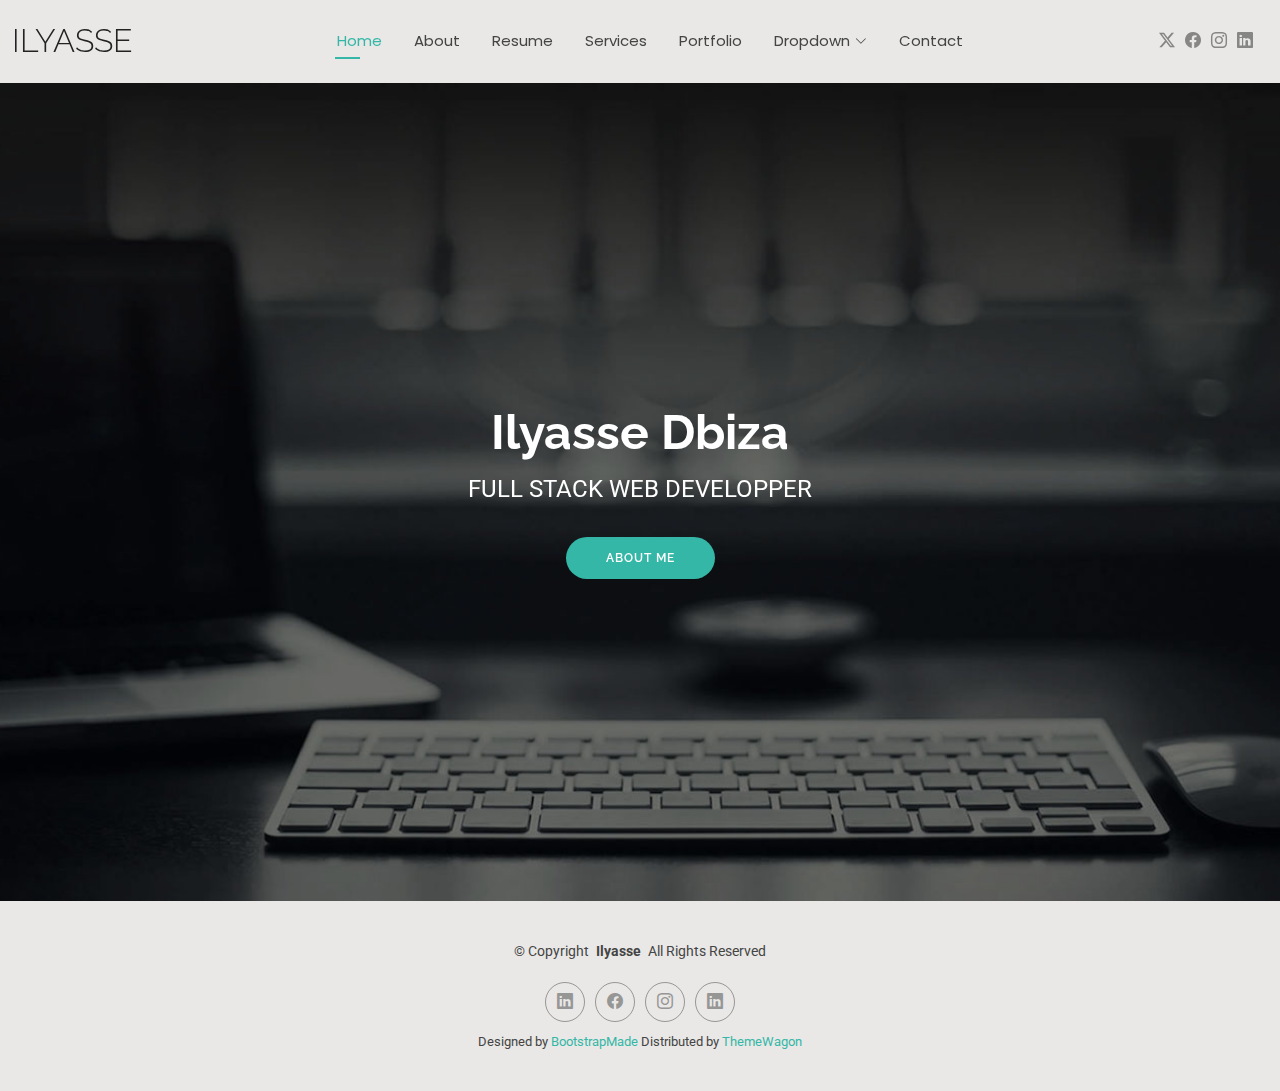
<file: index.html>
<!DOCTYPE html>
<html lang="en">

<head>
  <meta charset="utf-8">
  <meta content="width=device-width, initial-scale=1.0" name="viewport">
  <title>Ilyasse Dbiza Portfolio</title>
  <meta name="description" content="">
  <meta name="keywords" content="">

  <!-- Favicons -->
  <link href="assets/img/favicon.png" rel="icon">
  <link href="assets/img/apple-touch-icon.png" rel="apple-touch-icon">

  <!-- Fonts -->
  <link href="https://fonts.googleapis.com" rel="preconnect">
  <link href="https://fonts.gstatic.com" rel="preconnect" crossorigin>
  <link href="https://fonts.googleapis.com/css2?family=Roboto:ital,wght@0,100;0,300;0,400;0,500;0,700;0,900;1,100;1,300;1,400;1,500;1,700;1,900&family=Poppins:ital,wght@0,100;0,200;0,300;0,400;0,500;0,600;0,700;0,800;0,900;1,100;1,200;1,300;1,400;1,500;1,600;1,700;1,800;1,900&family=Raleway:ital,wght@0,100;0,200;0,300;0,400;0,500;0,600;0,700;0,800;0,900;1,100;1,200;1,300;1,400;1,500;1,600;1,700;1,800;1,900&display=swap" rel="stylesheet">

  <!-- Vendor CSS Files -->
  <link href="assets/vendor/bootstrap/css/bootstrap.min.css" rel="stylesheet">
  <link href="assets/vendor/bootstrap-icons/bootstrap-icons.css" rel="stylesheet">
  <link href="assets/vendor/aos/aos.css" rel="stylesheet">
  <link href="assets/vendor/swiper/swiper-bundle.min.css" rel="stylesheet">
  <link href="assets/vendor/glightbox/css/glightbox.min.css" rel="stylesheet">

  <!-- Main CSS File -->
  <link href="assets/css/main.css" rel="stylesheet">

  <!-- =======================================================
  * Template Name: Kelly
  * Template URL: https://bootstrapmade.com/kelly-free-bootstrap-cv-resume-html-template/
  * Updated: Aug 07 2024 with Bootstrap v5.3.3
  * Author: BootstrapMade.com
  * License: https://bootstrapmade.com/license/
  ======================================================== -->
</head>

<body class="index-page">

  <header id="header" class="header d-flex align-items-center light-background sticky-top">
    <div class="container-fluid position-relative d-flex align-items-center justify-content-between">

      <a href="index.html" class="logo d-flex align-items-center me-auto me-xl-0">
        <!-- Uncomment the line below if you also wish to use an image logo -->
        <!-- <img src="assets/img/logo.png" alt=""> -->
        <h1 class="sitename">Ilyasse</h1>
      </a>

      <nav id="navmenu" class="navmenu">
        <ul>
          <li><a href="index.html" class="active">Home</a></li>
          <li><a href="about.html">About</a></li>
          <li><a href="resume.html">Resume</a></li>
          <li><a href="services.html">Services</a></li>
          <li><a href="portfolio.html">Portfolio</a></li>
          <li class="dropdown"><a href="#"><span>Dropdown</span> <i class="bi bi-chevron-down toggle-dropdown"></i></a>
            <ul>
              <li><a href="#">Dropdown 1</a></li>
              <li class="dropdown"><a href="#"><span>Deep Dropdown</span> <i class="bi bi-chevron-down toggle-dropdown"></i></a>
                <ul>
                  <li><a href="#">Deep Dropdown 1</a></li>
                  <li><a href="#">Deep Dropdown 2</a></li>
                  <li><a href="#">Deep Dropdown 3</a></li>
                  <li><a href="#">Deep Dropdown 4</a></li>
                  <li><a href="#">Deep Dropdown 5</a></li>
                </ul>
              </li>
              <li><a href="#">Dropdown 2</a></li>
              <li><a href="#">Dropdown 3</a></li>
              <li><a href="#">Dropdown 4</a></li>
            </ul>
          </li>
          <li><a href="contact.html">Contact</a></li>
        </ul>
        <i class="mobile-nav-toggle d-xl-none bi bi-list"></i>
      </nav>

      <div class="header-social-links">
        <a href="#" class="twitter"><i class="bi bi-twitter-x"></i></a>
        <a href="#" class="facebook"><i class="bi bi-facebook"></i></a>
        <a href="#" class="instagram"><i class="bi bi-instagram"></i></a>
        <a href="#" class="linkedin"><i class="bi bi-linkedin"></i></a>
      </div>

    </div>
  </header>

  <main class="main">

    <!-- Hero Section -->
    <section id="hero" class="hero section">

      <img src="assets/img/hero-bg.jpg" alt="" data-aos="fade-in">

      <div class="container text-center" data-aos="zoom-out" data-aos-delay="100">
        <div class="row justify-content-center">
          <div class="col-lg-8">
            <h2 style="color: white;">Ilyasse Dbiza</h2>
            <p style="color: white;">FULL STACK WEB DEVELOPPER</p>
            <a href="about.html" class="btn-get-started">About Me</a>
          </div>
        </div>
      </div>

    </section><!-- /Hero Section -->

  </main>

  <footer id="footer" class="footer light-background">

    <div class="container">
      <div class="copyright text-center ">
        <p>© <span>Copyright</span> <strong class="px-1 sitename">Ilyasse</strong> <span>All Rights Reserved<br></span></p>
      </div>
      <div class="social-links d-flex justify-content-center">
        <a href="https://www.linkedin.com/in/ilyasse-dbiza-101251254/"><i class="bi bi-linkedin"></i></a>
        <a href="https://web.facebook.com/adbiziano"><i class="bi bi-facebook"></i></a>
        <a href="https://www.instagram.com/ilyasse_dbiza/"><i class="bi bi-instagram"></i></a>
        <a href=""><i class="bi bi-linkedin"></i></a>
      </div>
      <div class="credits">
        <!-- All the links in the footer should remain intact. -->
        <!-- You can delete the links only if you've purchased the pro version. -->
        <!-- Licensing information: https://bootstrapmade.com/license/ -->
        <!-- Purchase the pro version with working PHP/AJAX contact form: [buy-url] -->
        Designed by <a href="https://bootstrapmade.com/">BootstrapMade</a> Distributed by <a href=“https://themewagon.com>ThemeWagon
      </div>
    </div>

  </footer>

  <!-- Scroll Top -->
  <a href="#" id="scroll-top" class="scroll-top d-flex align-items-center justify-content-center"><i class="bi bi-arrow-up-short"></i></a>

  <!-- Preloader -->
  <div id="preloader"></div>

  <!-- Vendor JS Files -->
  <script src="assets/vendor/bootstrap/js/bootstrap.bundle.min.js"></script>
  <script src="assets/vendor/php-email-form/validate.js"></script>
  <script src="assets/vendor/aos/aos.js"></script>
  <script src="assets/vendor/waypoints/noframework.waypoints.js"></script>
  <script src="assets/vendor/purecounter/purecounter_vanilla.js"></script>
  <script src="assets/vendor/swiper/swiper-bundle.min.js"></script>
  <script src="assets/vendor/glightbox/js/glightbox.min.js"></script>
  <script src="assets/vendor/imagesloaded/imagesloaded.pkgd.min.js"></script>
  <script src="assets/vendor/isotope-layout/isotope.pkgd.min.js"></script>

  <!-- Main JS File -->
  <script src="assets/js/main.js"></script>

</body>

</html>
</file>
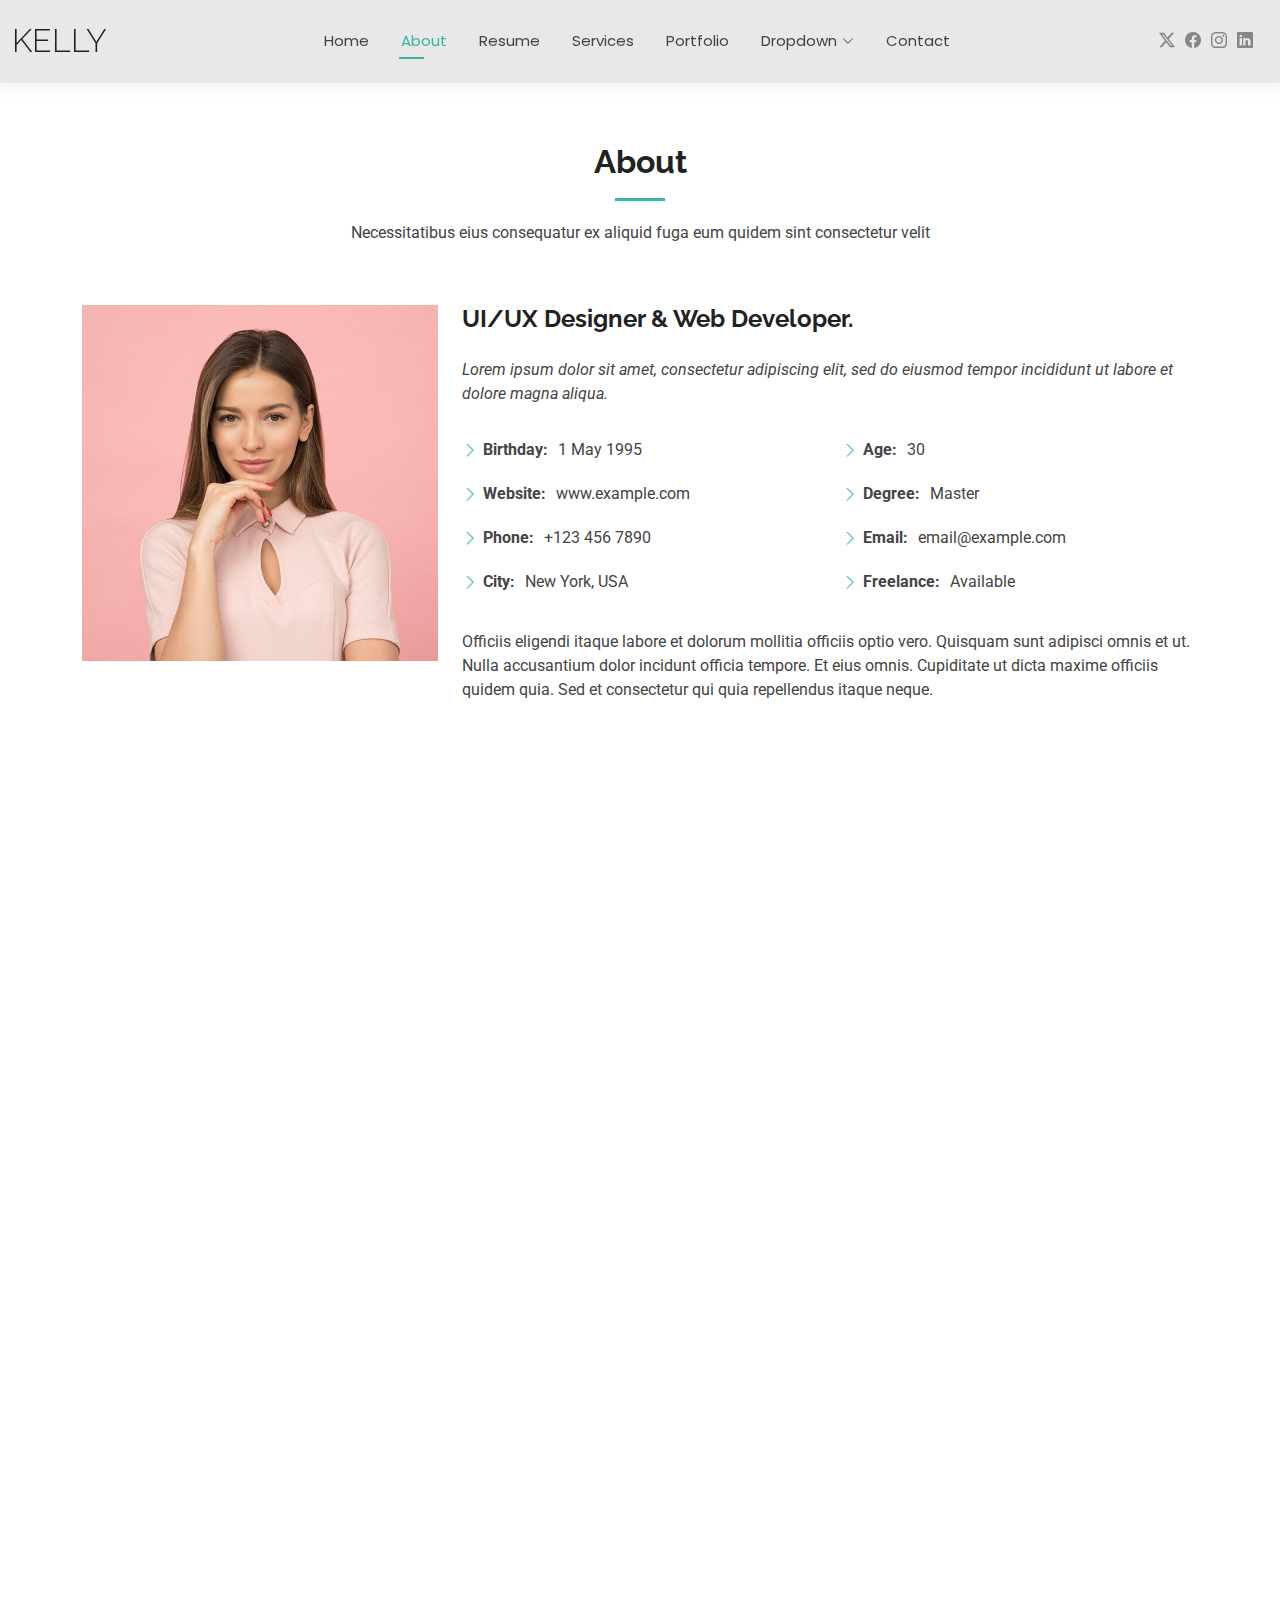
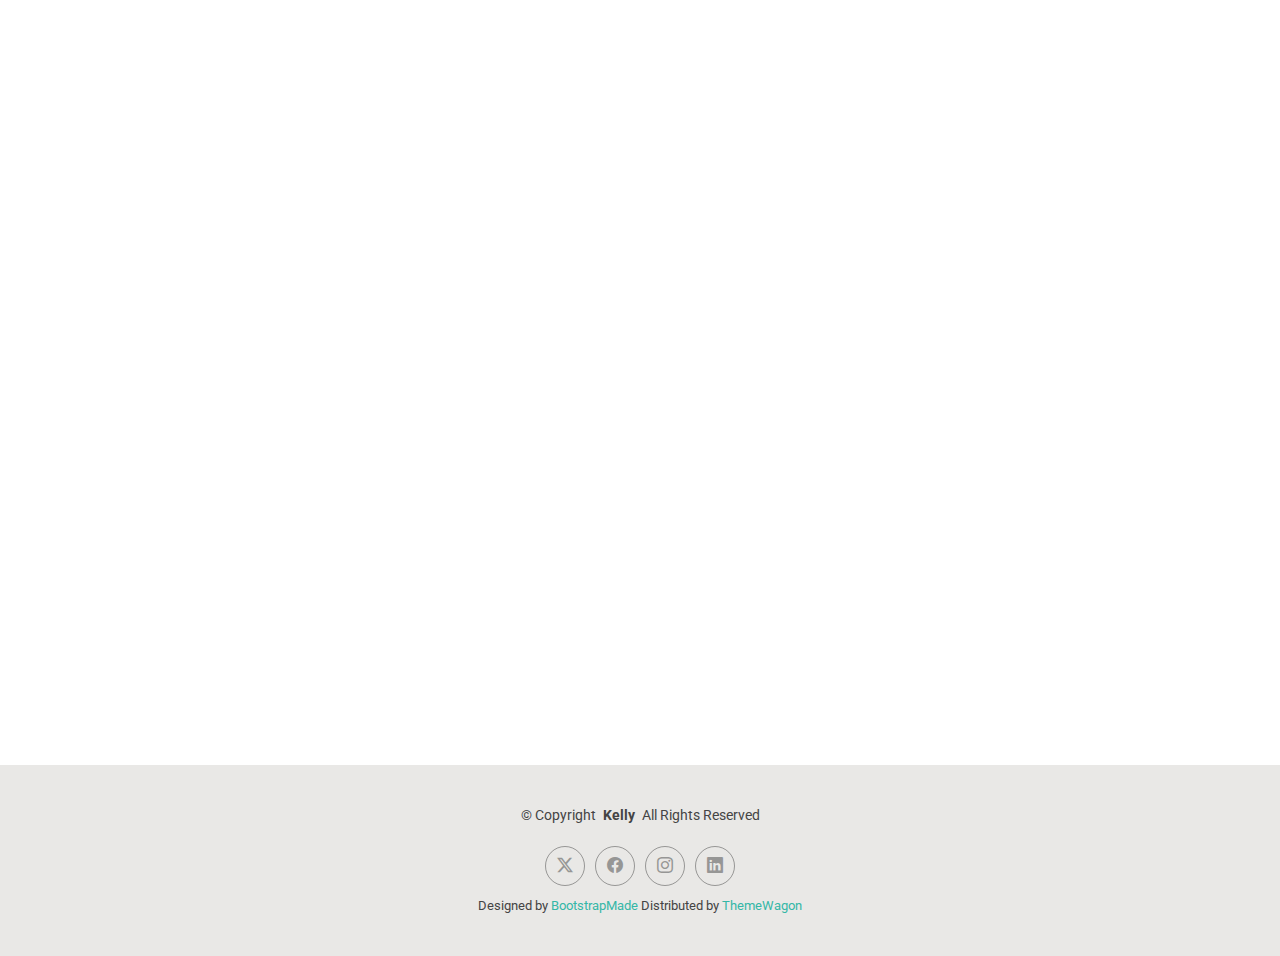
<file: about.html>
<!DOCTYPE html>
<html lang="en">

<head>
  <meta charset="utf-8">
  <meta content="width=device-width, initial-scale=1.0" name="viewport">
  <title>About - Kelly Bootstrap Template</title>
  <meta name="description" content="">
  <meta name="keywords" content="">

  <!-- Favicons -->
  <link href="assets/img/favicon.png" rel="icon">
  <link href="assets/img/apple-touch-icon.png" rel="apple-touch-icon">

  <!-- Fonts -->
  <link href="https://fonts.googleapis.com" rel="preconnect">
  <link href="https://fonts.gstatic.com" rel="preconnect" crossorigin>
  <link href="https://fonts.googleapis.com/css2?family=Roboto:ital,wght@0,100;0,300;0,400;0,500;0,700;0,900;1,100;1,300;1,400;1,500;1,700;1,900&family=Poppins:ital,wght@0,100;0,200;0,300;0,400;0,500;0,600;0,700;0,800;0,900;1,100;1,200;1,300;1,400;1,500;1,600;1,700;1,800;1,900&family=Raleway:ital,wght@0,100;0,200;0,300;0,400;0,500;0,600;0,700;0,800;0,900;1,100;1,200;1,300;1,400;1,500;1,600;1,700;1,800;1,900&display=swap" rel="stylesheet">

  <!-- Vendor CSS Files -->
  <link href="assets/vendor/bootstrap/css/bootstrap.min.css" rel="stylesheet">
  <link href="assets/vendor/bootstrap-icons/bootstrap-icons.css" rel="stylesheet">
  <link href="assets/vendor/aos/aos.css" rel="stylesheet">
  <link href="assets/vendor/swiper/swiper-bundle.min.css" rel="stylesheet">
  <link href="assets/vendor/glightbox/css/glightbox.min.css" rel="stylesheet">

  <!-- Main CSS File -->
  <link href="assets/css/main.css" rel="stylesheet">

  <!-- =======================================================
  * Template Name: Kelly
  * Template URL: https://bootstrapmade.com/kelly-free-bootstrap-cv-resume-html-template/
  * Updated: Aug 07 2024 with Bootstrap v5.3.3
  * Author: BootstrapMade.com
  * License: https://bootstrapmade.com/license/
  ======================================================== -->
</head>

<body class="about-page">

  <header id="header" class="header d-flex align-items-center light-background sticky-top">
    <div class="container-fluid position-relative d-flex align-items-center justify-content-between">

      <a href="index.html" class="logo d-flex align-items-center me-auto me-xl-0">
        <!-- Uncomment the line below if you also wish to use an image logo -->
        <!-- <img src="assets/img/logo.png" alt=""> -->
        <h1 class="sitename">Kelly</h1>
      </a>

      <nav id="navmenu" class="navmenu">
        <ul>
          <li><a href="index.html">Home</a></li>
          <li><a href="about.html" class="active">About</a></li>
          <li><a href="resume.html">Resume</a></li>
          <li><a href="services.html">Services</a></li>
          <li><a href="portfolio.html">Portfolio</a></li>
          <li class="dropdown"><a href="#"><span>Dropdown</span> <i class="bi bi-chevron-down toggle-dropdown"></i></a>
            <ul>
              <li><a href="#">Dropdown 1</a></li>
              <li class="dropdown"><a href="#"><span>Deep Dropdown</span> <i class="bi bi-chevron-down toggle-dropdown"></i></a>
                <ul>
                  <li><a href="#">Deep Dropdown 1</a></li>
                  <li><a href="#">Deep Dropdown 2</a></li>
                  <li><a href="#">Deep Dropdown 3</a></li>
                  <li><a href="#">Deep Dropdown 4</a></li>
                  <li><a href="#">Deep Dropdown 5</a></li>
                </ul>
              </li>
              <li><a href="#">Dropdown 2</a></li>
              <li><a href="#">Dropdown 3</a></li>
              <li><a href="#">Dropdown 4</a></li>
            </ul>
          </li>
          <li><a href="contact.html">Contact</a></li>
        </ul>
        <i class="mobile-nav-toggle d-xl-none bi bi-list"></i>
      </nav>

      <div class="header-social-links">
        <a href="#" class="twitter"><i class="bi bi-twitter-x"></i></a>
        <a href="#" class="facebook"><i class="bi bi-facebook"></i></a>
        <a href="#" class="instagram"><i class="bi bi-instagram"></i></a>
        <a href="#" class="linkedin"><i class="bi bi-linkedin"></i></a>
      </div>

    </div>
  </header>

  <main class="main">

    <!-- About Section -->
    <section id="about" class="about section">

      <!-- Section Title -->
      <div class="container section-title" data-aos="fade-up">
        <h2>About</h2>
        <p>Necessitatibus eius consequatur ex aliquid fuga eum quidem sint consectetur velit</p>
      </div><!-- End Section Title -->

      <div class="container" data-aos="fade-up" data-aos-delay="100">

        <div class="row gy-4 justify-content-center">
          <div class="col-lg-4">
            <img src="assets/img/profile-img.jpg" class="img-fluid" alt="">
          </div>
          <div class="col-lg-8 content">
            <h2>UI/UX Designer &amp; Web Developer.</h2>
            <p class="fst-italic py-3">
              Lorem ipsum dolor sit amet, consectetur adipiscing elit, sed do eiusmod tempor incididunt ut labore et dolore
              magna aliqua.
            </p>
            <div class="row">
              <div class="col-lg-6">
                <ul>
                  <li><i class="bi bi-chevron-right"></i> <strong>Birthday:</strong> <span>1 May 1995</span></li>
                  <li><i class="bi bi-chevron-right"></i> <strong>Website:</strong> <span>www.example.com</span></li>
                  <li><i class="bi bi-chevron-right"></i> <strong>Phone:</strong> <span>+123 456 7890</span></li>
                  <li><i class="bi bi-chevron-right"></i> <strong>City:</strong> <span>New York, USA</span></li>
                </ul>
              </div>
              <div class="col-lg-6">
                <ul>
                  <li><i class="bi bi-chevron-right"></i> <strong>Age:</strong> <span>30</span></li>
                  <li><i class="bi bi-chevron-right"></i> <strong>Degree:</strong> <span>Master</span></li>
                  <li><i class="bi bi-chevron-right"></i> <strong>Email:</strong> <span>email@example.com</span></li>
                  <li><i class="bi bi-chevron-right"></i> <strong>Freelance:</strong> <span>Available</span></li>
                </ul>
              </div>
            </div>
            <p class="py-3">
              Officiis eligendi itaque labore et dolorum mollitia officiis optio vero. Quisquam sunt adipisci omnis et ut. Nulla accusantium dolor incidunt officia tempore. Et eius omnis.
              Cupiditate ut dicta maxime officiis quidem quia. Sed et consectetur qui quia repellendus itaque neque.
            </p>
          </div>
        </div>

      </div>

    </section><!-- /About Section -->

    <!-- Skills Section -->
    <section id="skills" class="skills section">

      <!-- Section Title -->
      <div class="container section-title" data-aos="fade-up">
        <h2>Skills</h2>
        <p>Necessitatibus eius consequatur ex aliquid fuga eum quidem sint consectetur velit</p>
      </div><!-- End Section Title -->

      <div class="container" data-aos="fade-up" data-aos-delay="100">

        <div class="row skills-content skills-animation">

          <div class="col-lg-6">

            <div class="progress">
              <span class="skill"><span>HTML</span> <i class="val">100%</i></span>
              <div class="progress-bar-wrap">
                <div class="progress-bar" role="progressbar" aria-valuenow="100" aria-valuemin="0" aria-valuemax="100"></div>
              </div>
            </div><!-- End Skills Item -->

            <div class="progress">
              <span class="skill"><span>CSS</span> <i class="val">90%</i></span>
              <div class="progress-bar-wrap">
                <div class="progress-bar" role="progressbar" aria-valuenow="90" aria-valuemin="0" aria-valuemax="100"></div>
              </div>
            </div><!-- End Skills Item -->

            <div class="progress">
              <span class="skill"><span>JavaScript</span> <i class="val">75%</i></span>
              <div class="progress-bar-wrap">
                <div class="progress-bar" role="progressbar" aria-valuenow="75" aria-valuemin="0" aria-valuemax="100"></div>
              </div>
            </div><!-- End Skills Item -->

          </div>

          <div class="col-lg-6">

            <div class="progress">
              <span class="skill"><span>PHP</span> <i class="val">80%</i></span>
              <div class="progress-bar-wrap">
                <div class="progress-bar" role="progressbar" aria-valuenow="80" aria-valuemin="0" aria-valuemax="100"></div>
              </div>
            </div><!-- End Skills Item -->

            <div class="progress">
              <span class="skill"><span>WordPress/CMS</span> <i class="val">90%</i></span>
              <div class="progress-bar-wrap">
                <div class="progress-bar" role="progressbar" aria-valuenow="90" aria-valuemin="0" aria-valuemax="100"></div>
              </div>
            </div><!-- End Skills Item -->

            <div class="progress">
              <span class="skill"><span>Photoshop</span> <i class="val">55%</i></span>
              <div class="progress-bar-wrap">
                <div class="progress-bar" role="progressbar" aria-valuenow="55" aria-valuemin="0" aria-valuemax="100"></div>
              </div>
            </div><!-- End Skills Item -->

          </div>

        </div>

      </div>

    </section><!-- /Skills Section -->

    <!-- Stats Section -->
    <section id="stats" class="stats section">

      <!-- Section Title -->
      <div class="container section-title" data-aos="fade-up">
        <h2>Facts</h2>
        <p>Necessitatibus eius consequatur ex aliquid fuga eum quidem sint consectetur velit</p>
      </div><!-- End Section Title -->

      <div class="container" data-aos="fade-up" data-aos-delay="100">

        <div class="row gy-4">

          <div class="col-lg-3 col-md-6">
            <div class="stats-item text-center w-100 h-100">
              <span data-purecounter-start="0" data-purecounter-end="232" data-purecounter-duration="1" class="purecounter"></span>
              <p>Clients</p>
            </div>
          </div><!-- End Stats Item -->

          <div class="col-lg-3 col-md-6">
            <div class="stats-item text-center w-100 h-100">
              <span data-purecounter-start="0" data-purecounter-end="521" data-purecounter-duration="1" class="purecounter"></span>
              <p>Projects</p>
            </div>
          </div><!-- End Stats Item -->

          <div class="col-lg-3 col-md-6">
            <div class="stats-item text-center w-100 h-100">
              <span data-purecounter-start="0" data-purecounter-end="1453" data-purecounter-duration="1" class="purecounter"></span>
              <p>Hours Of Support</p>
            </div>
          </div><!-- End Stats Item -->

          <div class="col-lg-3 col-md-6">
            <div class="stats-item text-center w-100 h-100">
              <span data-purecounter-start="0" data-purecounter-end="32" data-purecounter-duration="1" class="purecounter"></span>
              <p>Workers</p>
            </div>
          </div><!-- End Stats Item -->

        </div>

      </div>

    </section><!-- /Stats Section -->

    <!-- Testimonials Section -->
    <section id="testimonials" class="testimonials section">

      <!-- Section Title -->
      <div class="container section-title" data-aos="fade-up">
        <h2>Testimonials</h2>
        <p>Necessitatibus eius consequatur ex aliquid fuga eum quidem sint consectetur velit</p>
      </div><!-- End Section Title -->

      <div class="container" data-aos="fade-up" data-aos-delay="100">

        <div class="swiper init-swiper">
          <script type="application/json" class="swiper-config">
            {
              "loop": true,
              "speed": 600,
              "autoplay": {
                "delay": 5000
              },
              "slidesPerView": "auto",
              "pagination": {
                "el": ".swiper-pagination",
                "type": "bullets",
                "clickable": true
              }
            }
          </script>
          <div class="swiper-wrapper">

            <div class="swiper-slide">
              <div class="testimonial-item">
                <img src="assets/img/testimonials/testimonials-1.jpg" class="testimonial-img" alt="">
                <h3>Saul Goodman</h3>
                <h4>Ceo &amp; Founder</h4>
                <div class="stars">
                  <i class="bi bi-star-fill"></i><i class="bi bi-star-fill"></i><i class="bi bi-star-fill"></i><i class="bi bi-star-fill"></i><i class="bi bi-star-fill"></i>
                </div>
                <p>
                  <i class="bi bi-quote quote-icon-left"></i>
                  <span>Proin iaculis purus consequat sem cure digni ssim donec porttitora entum suscipit rhoncus. Accusantium quam, ultricies eget id, aliquam eget nibh et. Maecen aliquam, risus at semper.</span>
                  <i class="bi bi-quote quote-icon-right"></i>
                </p>
              </div>
            </div><!-- End testimonial item -->

            <div class="swiper-slide">
              <div class="testimonial-item">
                <img src="assets/img/testimonials/testimonials-2.jpg" class="testimonial-img" alt="">
                <h3>Sara Wilsson</h3>
                <h4>Designer</h4>
                <div class="stars">
                  <i class="bi bi-star-fill"></i><i class="bi bi-star-fill"></i><i class="bi bi-star-fill"></i><i class="bi bi-star-fill"></i><i class="bi bi-star-fill"></i>
                </div>
                <p>
                  <i class="bi bi-quote quote-icon-left"></i>
                  <span>Export tempor illum tamen malis malis eram quae irure esse labore quem cillum quid cillum eram malis quorum velit fore eram velit sunt aliqua noster fugiat irure amet legam anim culpa.</span>
                  <i class="bi bi-quote quote-icon-right"></i>
                </p>
              </div>
            </div><!-- End testimonial item -->

            <div class="swiper-slide">
              <div class="testimonial-item">
                <img src="assets/img/testimonials/testimonials-3.jpg" class="testimonial-img" alt="">
                <h3>Jena Karlis</h3>
                <h4>Store Owner</h4>
                <div class="stars">
                  <i class="bi bi-star-fill"></i><i class="bi bi-star-fill"></i><i class="bi bi-star-fill"></i><i class="bi bi-star-fill"></i><i class="bi bi-star-fill"></i>
                </div>
                <p>
                  <i class="bi bi-quote quote-icon-left"></i>
                  <span>Enim nisi quem export duis labore cillum quae magna enim sint quorum nulla quem veniam duis minim tempor labore quem eram duis noster aute amet eram fore quis sint minim.</span>
                  <i class="bi bi-quote quote-icon-right"></i>
                </p>
              </div>
            </div><!-- End testimonial item -->

            <div class="swiper-slide">
              <div class="testimonial-item">
                <img src="assets/img/testimonials/testimonials-4.jpg" class="testimonial-img" alt="">
                <h3>Matt Brandon</h3>
                <h4>Freelancer</h4>
                <div class="stars">
                  <i class="bi bi-star-fill"></i><i class="bi bi-star-fill"></i><i class="bi bi-star-fill"></i><i class="bi bi-star-fill"></i><i class="bi bi-star-fill"></i>
                </div>
                <p>
                  <i class="bi bi-quote quote-icon-left"></i>
                  <span>Fugiat enim eram quae cillum dolore dolor amet nulla culpa multos export minim fugiat minim velit minim dolor enim duis veniam ipsum anim magna sunt elit fore quem dolore labore illum veniam.</span>
                  <i class="bi bi-quote quote-icon-right"></i>
                </p>
              </div>
            </div><!-- End testimonial item -->

            <div class="swiper-slide">
              <div class="testimonial-item">
                <img src="assets/img/testimonials/testimonials-5.jpg" class="testimonial-img" alt="">
                <h3>John Larson</h3>
                <h4>Entrepreneur</h4>
                <div class="stars">
                  <i class="bi bi-star-fill"></i><i class="bi bi-star-fill"></i><i class="bi bi-star-fill"></i><i class="bi bi-star-fill"></i><i class="bi bi-star-fill"></i>
                </div>
                <p>
                  <i class="bi bi-quote quote-icon-left"></i>
                  <span>Quis quorum aliqua sint quem legam fore sunt eram irure aliqua veniam tempor noster veniam enim culpa labore duis sunt culpa nulla illum cillum fugiat legam esse veniam culpa fore nisi cillum quid.</span>
                  <i class="bi bi-quote quote-icon-right"></i>
                </p>
              </div>
            </div><!-- End testimonial item -->

          </div>
          <div class="swiper-pagination"></div>
        </div>

      </div>

    </section><!-- /Testimonials Section -->

  </main>

  <footer id="footer" class="footer light-background">

    <div class="container">
      <div class="copyright text-center ">
        <p>© <span>Copyright</span> <strong class="px-1 sitename">Kelly</strong> <span>All Rights Reserved<br></span></p>
      </div>
      <div class="social-links d-flex justify-content-center">
        <a href=""><i class="bi bi-twitter-x"></i></a>
        <a href=""><i class="bi bi-facebook"></i></a>
        <a href=""><i class="bi bi-instagram"></i></a>
        <a href=""><i class="bi bi-linkedin"></i></a>
      </div>
      <div class="credits">
        <!-- All the links in the footer should remain intact. -->
        <!-- You can delete the links only if you've purchased the pro version. -->
        <!-- Licensing information: https://bootstrapmade.com/license/ -->
        <!-- Purchase the pro version with working PHP/AJAX contact form: [buy-url] -->
        Designed by <a href="https://bootstrapmade.com/">BootstrapMade</a> Distributed by <a href=“https://themewagon.com>ThemeWagon
      </div>
    </div>

  </footer>

  <!-- Scroll Top -->
  <a href="#" id="scroll-top" class="scroll-top d-flex align-items-center justify-content-center"><i class="bi bi-arrow-up-short"></i></a>

  <!-- Preloader -->
  <div id="preloader"></div>

  <!-- Vendor JS Files -->
  <script src="assets/vendor/bootstrap/js/bootstrap.bundle.min.js"></script>
  <script src="assets/vendor/php-email-form/validate.js"></script>
  <script src="assets/vendor/aos/aos.js"></script>
  <script src="assets/vendor/waypoints/noframework.waypoints.js"></script>
  <script src="assets/vendor/purecounter/purecounter_vanilla.js"></script>
  <script src="assets/vendor/swiper/swiper-bundle.min.js"></script>
  <script src="assets/vendor/glightbox/js/glightbox.min.js"></script>
  <script src="assets/vendor/imagesloaded/imagesloaded.pkgd.min.js"></script>
  <script src="assets/vendor/isotope-layout/isotope.pkgd.min.js"></script>

  <!-- Main JS File -->
  <script src="assets/js/main.js"></script>

</body>

</html>
</file>
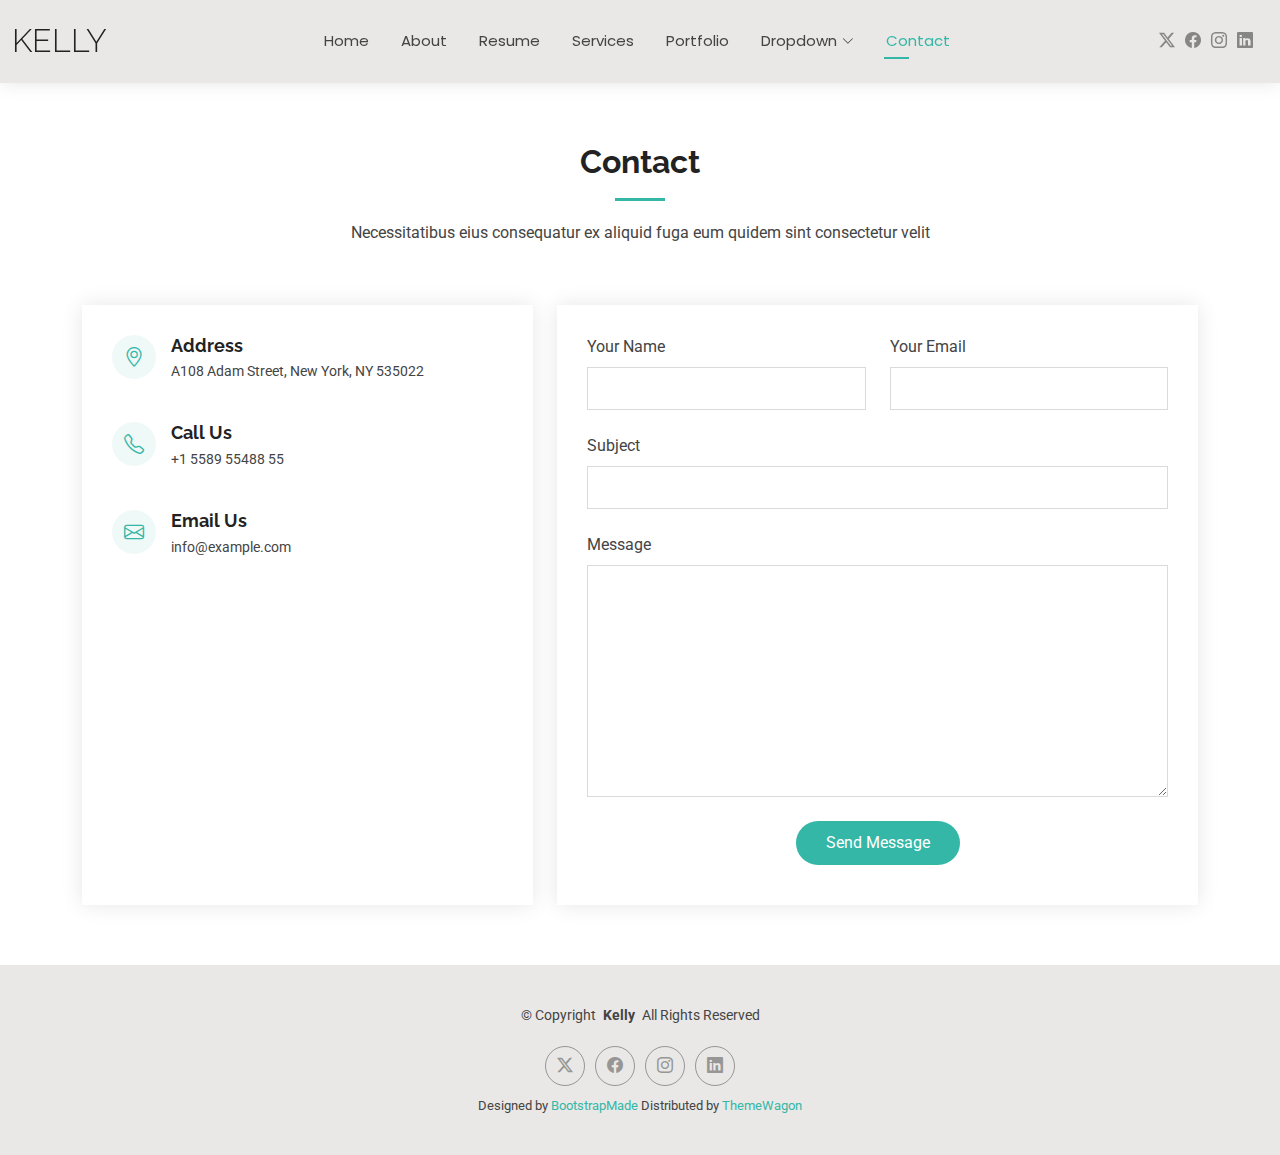
<file: contact.html>
<!DOCTYPE html>
<html lang="en">

<head>
  <meta charset="utf-8">
  <meta content="width=device-width, initial-scale=1.0" name="viewport">
  <title>Contact - Kelly Bootstrap Template</title>
  <meta name="description" content="">
  <meta name="keywords" content="">

  <!-- Favicons -->
  <link href="assets/img/favicon.png" rel="icon">
  <link href="assets/img/apple-touch-icon.png" rel="apple-touch-icon">

  <!-- Fonts -->
  <link href="https://fonts.googleapis.com" rel="preconnect">
  <link href="https://fonts.gstatic.com" rel="preconnect" crossorigin>
  <link href="https://fonts.googleapis.com/css2?family=Roboto:ital,wght@0,100;0,300;0,400;0,500;0,700;0,900;1,100;1,300;1,400;1,500;1,700;1,900&family=Poppins:ital,wght@0,100;0,200;0,300;0,400;0,500;0,600;0,700;0,800;0,900;1,100;1,200;1,300;1,400;1,500;1,600;1,700;1,800;1,900&family=Raleway:ital,wght@0,100;0,200;0,300;0,400;0,500;0,600;0,700;0,800;0,900;1,100;1,200;1,300;1,400;1,500;1,600;1,700;1,800;1,900&display=swap" rel="stylesheet">

  <!-- Vendor CSS Files -->
  <link href="assets/vendor/bootstrap/css/bootstrap.min.css" rel="stylesheet">
  <link href="assets/vendor/bootstrap-icons/bootstrap-icons.css" rel="stylesheet">
  <link href="assets/vendor/aos/aos.css" rel="stylesheet">
  <link href="assets/vendor/swiper/swiper-bundle.min.css" rel="stylesheet">
  <link href="assets/vendor/glightbox/css/glightbox.min.css" rel="stylesheet">

  <!-- Main CSS File -->
  <link href="assets/css/main.css" rel="stylesheet">

  <!-- =======================================================
  * Template Name: Kelly
  * Template URL: https://bootstrapmade.com/kelly-free-bootstrap-cv-resume-html-template/
  * Updated: Aug 07 2024 with Bootstrap v5.3.3
  * Author: BootstrapMade.com
  * License: https://bootstrapmade.com/license/
  ======================================================== -->
</head>

<body class="contact-page">

  <header id="header" class="header d-flex align-items-center light-background sticky-top">
    <div class="container-fluid position-relative d-flex align-items-center justify-content-between">

      <a href="index.html" class="logo d-flex align-items-center me-auto me-xl-0">
        <!-- Uncomment the line below if you also wish to use an image logo -->
        <!-- <img src="assets/img/logo.png" alt=""> -->
        <h1 class="sitename">Kelly</h1>
      </a>

      <nav id="navmenu" class="navmenu">
        <ul>
          <li><a href="index.html">Home</a></li>
          <li><a href="about.html">About</a></li>
          <li><a href="resume.html">Resume</a></li>
          <li><a href="services.html">Services</a></li>
          <li><a href="portfolio.html">Portfolio</a></li>
          <li class="dropdown"><a href="#"><span>Dropdown</span> <i class="bi bi-chevron-down toggle-dropdown"></i></a>
            <ul>
              <li><a href="#">Dropdown 1</a></li>
              <li class="dropdown"><a href="#"><span>Deep Dropdown</span> <i class="bi bi-chevron-down toggle-dropdown"></i></a>
                <ul>
                  <li><a href="#">Deep Dropdown 1</a></li>
                  <li><a href="#">Deep Dropdown 2</a></li>
                  <li><a href="#">Deep Dropdown 3</a></li>
                  <li><a href="#">Deep Dropdown 4</a></li>
                  <li><a href="#">Deep Dropdown 5</a></li>
                </ul>
              </li>
              <li><a href="#">Dropdown 2</a></li>
              <li><a href="#">Dropdown 3</a></li>
              <li><a href="#">Dropdown 4</a></li>
            </ul>
          </li>
          <li><a href="contact.html" class="active">Contact</a></li>
        </ul>
        <i class="mobile-nav-toggle d-xl-none bi bi-list"></i>
      </nav>

      <div class="header-social-links">
        <a href="#" class="twitter"><i class="bi bi-twitter-x"></i></a>
        <a href="#" class="facebook"><i class="bi bi-facebook"></i></a>
        <a href="#" class="instagram"><i class="bi bi-instagram"></i></a>
        <a href="#" class="linkedin"><i class="bi bi-linkedin"></i></a>
      </div>

    </div>
  </header>

  <main class="main">

    <!-- Contact Section -->
    <section id="contact" class="contact section">

      <!-- Section Title -->
      <div class="container section-title" data-aos="fade-up">
        <h2>Contact</h2>
        <p>Necessitatibus eius consequatur ex aliquid fuga eum quidem sint consectetur velit</p>
      </div><!-- End Section Title -->

      <div class="container" data-aos="fade-up" data-aos-delay="100">

        <div class="row gy-4">

          <div class="col-lg-5">

            <div class="info-wrap">
              <div class="info-item d-flex" data-aos="fade-up" data-aos-delay="200">
                <i class="bi bi-geo-alt flex-shrink-0"></i>
                <div>
                  <h3>Address</h3>
                  <p>A108 Adam Street, New York, NY 535022</p>
                </div>
              </div><!-- End Info Item -->

              <div class="info-item d-flex" data-aos="fade-up" data-aos-delay="300">
                <i class="bi bi-telephone flex-shrink-0"></i>
                <div>
                  <h3>Call Us</h3>
                  <p>+1 5589 55488 55</p>
                </div>
              </div><!-- End Info Item -->

              <div class="info-item d-flex" data-aos="fade-up" data-aos-delay="400">
                <i class="bi bi-envelope flex-shrink-0"></i>
                <div>
                  <h3>Email Us</h3>
                  <p>info@example.com</p>
                </div>
              </div><!-- End Info Item -->

              <iframe src="https://www.google.com/maps/embed?pb=!1m14!1m8!1m3!1d48389.78314118045!2d-74.006138!3d40.710059!3m2!1i1024!2i768!4f13.1!3m3!1m2!1s0x89c25a22a3bda30d%3A0xb89d1fe6bc499443!2sDowntown%20Conference%20Center!5e0!3m2!1sen!2sus!4v1676961268712!5m2!1sen!2sus" frameborder="0" style="border:0; width: 100%; height: 270px;" allowfullscreen="" loading="lazy" referrerpolicy="no-referrer-when-downgrade"></iframe>
            </div>
          </div>

          <div class="col-lg-7">
            <form action="forms/contact.php" method="post" class="php-email-form" data-aos="fade-up" data-aos-delay="200">
              <div class="row gy-4">

                <div class="col-md-6">
                  <label for="name-field" class="pb-2">Your Name</label>
                  <input type="text" name="name" id="name-field" class="form-control" required="">
                </div>

                <div class="col-md-6">
                  <label for="email-field" class="pb-2">Your Email</label>
                  <input type="email" class="form-control" name="email" id="email-field" required="">
                </div>

                <div class="col-md-12">
                  <label for="subject-field" class="pb-2">Subject</label>
                  <input type="text" class="form-control" name="subject" id="subject-field" required="">
                </div>

                <div class="col-md-12">
                  <label for="message-field" class="pb-2">Message</label>
                  <textarea class="form-control" name="message" rows="10" id="message-field" required=""></textarea>
                </div>

                <div class="col-md-12 text-center">
                  <div class="loading">Loading</div>
                  <div class="error-message"></div>
                  <div class="sent-message">Your message has been sent. Thank you!</div>

                  <button type="submit">Send Message</button>
                </div>

              </div>
            </form>
          </div><!-- End Contact Form -->

        </div>

      </div>

    </section><!-- /Contact Section -->

  </main>

  <footer id="footer" class="footer light-background">

    <div class="container">
      <div class="copyright text-center ">
        <p>© <span>Copyright</span> <strong class="px-1 sitename">Kelly</strong> <span>All Rights Reserved<br></span></p>
      </div>
      <div class="social-links d-flex justify-content-center">
        <a href=""><i class="bi bi-twitter-x"></i></a>
        <a href=""><i class="bi bi-facebook"></i></a>
        <a href=""><i class="bi bi-instagram"></i></a>
        <a href=""><i class="bi bi-linkedin"></i></a>
      </div>
      <div class="credits">
        <!-- All the links in the footer should remain intact. -->
        <!-- You can delete the links only if you've purchased the pro version. -->
        <!-- Licensing information: https://bootstrapmade.com/license/ -->
        <!-- Purchase the pro version with working PHP/AJAX contact form: [buy-url] -->
        Designed by <a href="https://bootstrapmade.com/">BootstrapMade</a> Distributed by <a href=“https://themewagon.com>ThemeWagon
      </div>
    </div>

  </footer>

  <!-- Scroll Top -->
  <a href="#" id="scroll-top" class="scroll-top d-flex align-items-center justify-content-center"><i class="bi bi-arrow-up-short"></i></a>

  <!-- Preloader -->
  <div id="preloader"></div>

  <!-- Vendor JS Files -->
  <script src="assets/vendor/bootstrap/js/bootstrap.bundle.min.js"></script>
  <script src="assets/vendor/php-email-form/validate.js"></script>
  <script src="assets/vendor/aos/aos.js"></script>
  <script src="assets/vendor/waypoints/noframework.waypoints.js"></script>
  <script src="assets/vendor/purecounter/purecounter_vanilla.js"></script>
  <script src="assets/vendor/swiper/swiper-bundle.min.js"></script>
  <script src="assets/vendor/glightbox/js/glightbox.min.js"></script>
  <script src="assets/vendor/imagesloaded/imagesloaded.pkgd.min.js"></script>
  <script src="assets/vendor/isotope-layout/isotope.pkgd.min.js"></script>

  <!-- Main JS File -->
  <script src="assets/js/main.js"></script>

</body>

</html>
</file>
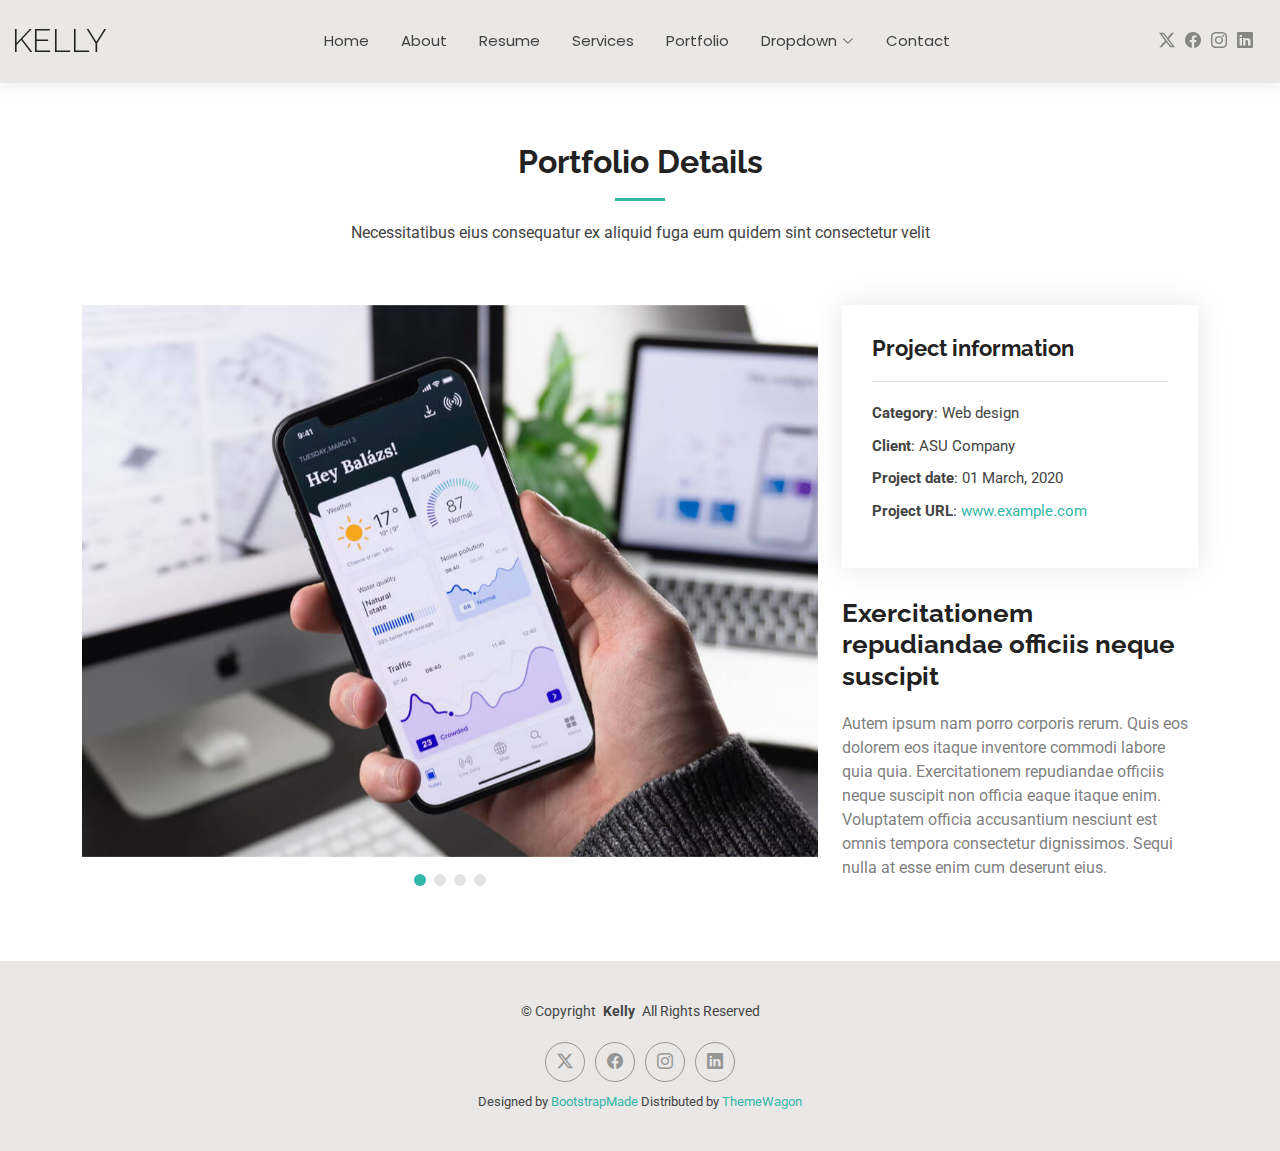
<file: portfolio-details.html>
<!DOCTYPE html>
<html lang="en">

<head>
  <meta charset="utf-8">
  <meta content="width=device-width, initial-scale=1.0" name="viewport">
  <title>Portfolio Details - Kelly Bootstrap Template</title>
  <meta name="description" content="">
  <meta name="keywords" content="">

  <!-- Favicons -->
  <link href="assets/img/favicon.png" rel="icon">
  <link href="assets/img/apple-touch-icon.png" rel="apple-touch-icon">

  <!-- Fonts -->
  <link href="https://fonts.googleapis.com" rel="preconnect">
  <link href="https://fonts.gstatic.com" rel="preconnect" crossorigin>
  <link href="https://fonts.googleapis.com/css2?family=Roboto:ital,wght@0,100;0,300;0,400;0,500;0,700;0,900;1,100;1,300;1,400;1,500;1,700;1,900&family=Poppins:ital,wght@0,100;0,200;0,300;0,400;0,500;0,600;0,700;0,800;0,900;1,100;1,200;1,300;1,400;1,500;1,600;1,700;1,800;1,900&family=Raleway:ital,wght@0,100;0,200;0,300;0,400;0,500;0,600;0,700;0,800;0,900;1,100;1,200;1,300;1,400;1,500;1,600;1,700;1,800;1,900&display=swap" rel="stylesheet">

  <!-- Vendor CSS Files -->
  <link href="assets/vendor/bootstrap/css/bootstrap.min.css" rel="stylesheet">
  <link href="assets/vendor/bootstrap-icons/bootstrap-icons.css" rel="stylesheet">
  <link href="assets/vendor/aos/aos.css" rel="stylesheet">
  <link href="assets/vendor/swiper/swiper-bundle.min.css" rel="stylesheet">
  <link href="assets/vendor/glightbox/css/glightbox.min.css" rel="stylesheet">

  <!-- Main CSS File -->
  <link href="assets/css/main.css" rel="stylesheet">

  <!-- =======================================================
  * Template Name: Kelly
  * Template URL: https://bootstrapmade.com/kelly-free-bootstrap-cv-resume-html-template/
  * Updated: Aug 07 2024 with Bootstrap v5.3.3
  * Author: BootstrapMade.com
  * License: https://bootstrapmade.com/license/
  ======================================================== -->
</head>

<body class="portfolio-details-page">

  <header id="header" class="header d-flex align-items-center light-background sticky-top">
    <div class="container-fluid position-relative d-flex align-items-center justify-content-between">

      <a href="index.html" class="logo d-flex align-items-center me-auto me-xl-0">
        <!-- Uncomment the line below if you also wish to use an image logo -->
        <!-- <img src="assets/img/logo.png" alt=""> -->
        <h1 class="sitename">Kelly</h1>
      </a>

      <nav id="navmenu" class="navmenu">
        <ul>
          <li><a href="index.html">Home</a></li>
          <li><a href="about.html">About</a></li>
          <li><a href="resume.html">Resume</a></li>
          <li><a href="services.html">Services</a></li>
          <li><a href="portfolio.html">Portfolio</a></li>
          <li class="dropdown"><a href="#"><span>Dropdown</span> <i class="bi bi-chevron-down toggle-dropdown"></i></a>
            <ul>
              <li><a href="#">Dropdown 1</a></li>
              <li class="dropdown"><a href="#"><span>Deep Dropdown</span> <i class="bi bi-chevron-down toggle-dropdown"></i></a>
                <ul>
                  <li><a href="#">Deep Dropdown 1</a></li>
                  <li><a href="#">Deep Dropdown 2</a></li>
                  <li><a href="#">Deep Dropdown 3</a></li>
                  <li><a href="#">Deep Dropdown 4</a></li>
                  <li><a href="#">Deep Dropdown 5</a></li>
                </ul>
              </li>
              <li><a href="#">Dropdown 2</a></li>
              <li><a href="#">Dropdown 3</a></li>
              <li><a href="#">Dropdown 4</a></li>
            </ul>
          </li>
          <li><a href="contact.html">Contact</a></li>
        </ul>
        <i class="mobile-nav-toggle d-xl-none bi bi-list"></i>
      </nav>

      <div class="header-social-links">
        <a href="#" class="twitter"><i class="bi bi-twitter-x"></i></a>
        <a href="#" class="facebook"><i class="bi bi-facebook"></i></a>
        <a href="#" class="instagram"><i class="bi bi-instagram"></i></a>
        <a href="#" class="linkedin"><i class="bi bi-linkedin"></i></a>
      </div>

    </div>
  </header>

  <main class="main">

    <!-- Portfolio Details Section -->
    <section id="portfolio-details" class="portfolio-details section">

      <!-- Section Title -->
      <div class="container section-title" data-aos="fade-up">
        <h2>Portfolio Details</h2>
        <p>Necessitatibus eius consequatur ex aliquid fuga eum quidem sint consectetur velit</p>
      </div><!-- End Section Title -->

      <div class="container" data-aos="fade-up" data-aos-delay="100">

        <div class="row gy-4">

          <div class="col-lg-8">
            <div class="portfolio-details-slider swiper init-swiper">

              <script type="application/json" class="swiper-config">
                {
                  "loop": true,
                  "speed": 600,
                  "autoplay": {
                    "delay": 5000
                  },
                  "slidesPerView": "auto",
                  "pagination": {
                    "el": ".swiper-pagination",
                    "type": "bullets",
                    "clickable": true
                  }
                }
              </script>

              <div class="swiper-wrapper align-items-center">

                <div class="swiper-slide">
                  <img src="assets/img/portfolio/app-1.jpg" alt="">
                </div>

                <div class="swiper-slide">
                  <img src="assets/img/portfolio/product-1.jpg" alt="">
                </div>

                <div class="swiper-slide">
                  <img src="assets/img/portfolio/branding-1.jpg" alt="">
                </div>

                <div class="swiper-slide">
                  <img src="assets/img/portfolio/books-1.jpg" alt="">
                </div>

              </div>
              <div class="swiper-pagination"></div>
            </div>
          </div>

          <div class="col-lg-4">
            <div class="portfolio-info" data-aos="fade-up" data-aos-delay="200">
              <h3>Project information</h3>
              <ul>
                <li><strong>Category</strong>: Web design</li>
                <li><strong>Client</strong>: ASU Company</li>
                <li><strong>Project date</strong>: 01 March, 2020</li>
                <li><strong>Project URL</strong>: <a href="#">www.example.com</a></li>
              </ul>
            </div>
            <div class="portfolio-description" data-aos="fade-up" data-aos-delay="300">
              <h2>Exercitationem repudiandae officiis neque suscipit</h2>
              <p>
                Autem ipsum nam porro corporis rerum. Quis eos dolorem eos itaque inventore commodi labore quia quia. Exercitationem repudiandae officiis neque suscipit non officia eaque itaque enim. Voluptatem officia accusantium nesciunt est omnis tempora consectetur dignissimos. Sequi nulla at esse enim cum deserunt eius.
              </p>
            </div>
          </div>

        </div>

      </div>

    </section><!-- /Portfolio Details Section -->

  </main>

  <footer id="footer" class="footer light-background">

    <div class="container">
      <div class="copyright text-center ">
        <p>© <span>Copyright</span> <strong class="px-1 sitename">Kelly</strong> <span>All Rights Reserved<br></span></p>
      </div>
      <div class="social-links d-flex justify-content-center">
        <a href=""><i class="bi bi-twitter-x"></i></a>
        <a href=""><i class="bi bi-facebook"></i></a>
        <a href=""><i class="bi bi-instagram"></i></a>
        <a href=""><i class="bi bi-linkedin"></i></a>
      </div>
      <div class="credits">
        <!-- All the links in the footer should remain intact. -->
        <!-- You can delete the links only if you've purchased the pro version. -->
        <!-- Licensing information: https://bootstrapmade.com/license/ -->
        <!-- Purchase the pro version with working PHP/AJAX contact form: [buy-url] -->
        Designed by <a href="https://bootstrapmade.com/">BootstrapMade</a> Distributed by <a href=“https://themewagon.com>ThemeWagon
      </div>
    </div>

  </footer>

  <!-- Scroll Top -->
  <a href="#" id="scroll-top" class="scroll-top d-flex align-items-center justify-content-center"><i class="bi bi-arrow-up-short"></i></a>

  <!-- Preloader -->
  <div id="preloader"></div>

  <!-- Vendor JS Files -->
  <script src="assets/vendor/bootstrap/js/bootstrap.bundle.min.js"></script>
  <script src="assets/vendor/php-email-form/validate.js"></script>
  <script src="assets/vendor/aos/aos.js"></script>
  <script src="assets/vendor/waypoints/noframework.waypoints.js"></script>
  <script src="assets/vendor/purecounter/purecounter_vanilla.js"></script>
  <script src="assets/vendor/swiper/swiper-bundle.min.js"></script>
  <script src="assets/vendor/glightbox/js/glightbox.min.js"></script>
  <script src="assets/vendor/imagesloaded/imagesloaded.pkgd.min.js"></script>
  <script src="assets/vendor/isotope-layout/isotope.pkgd.min.js"></script>

  <!-- Main JS File -->
  <script src="assets/js/main.js"></script>

</body>

</html>
</file>
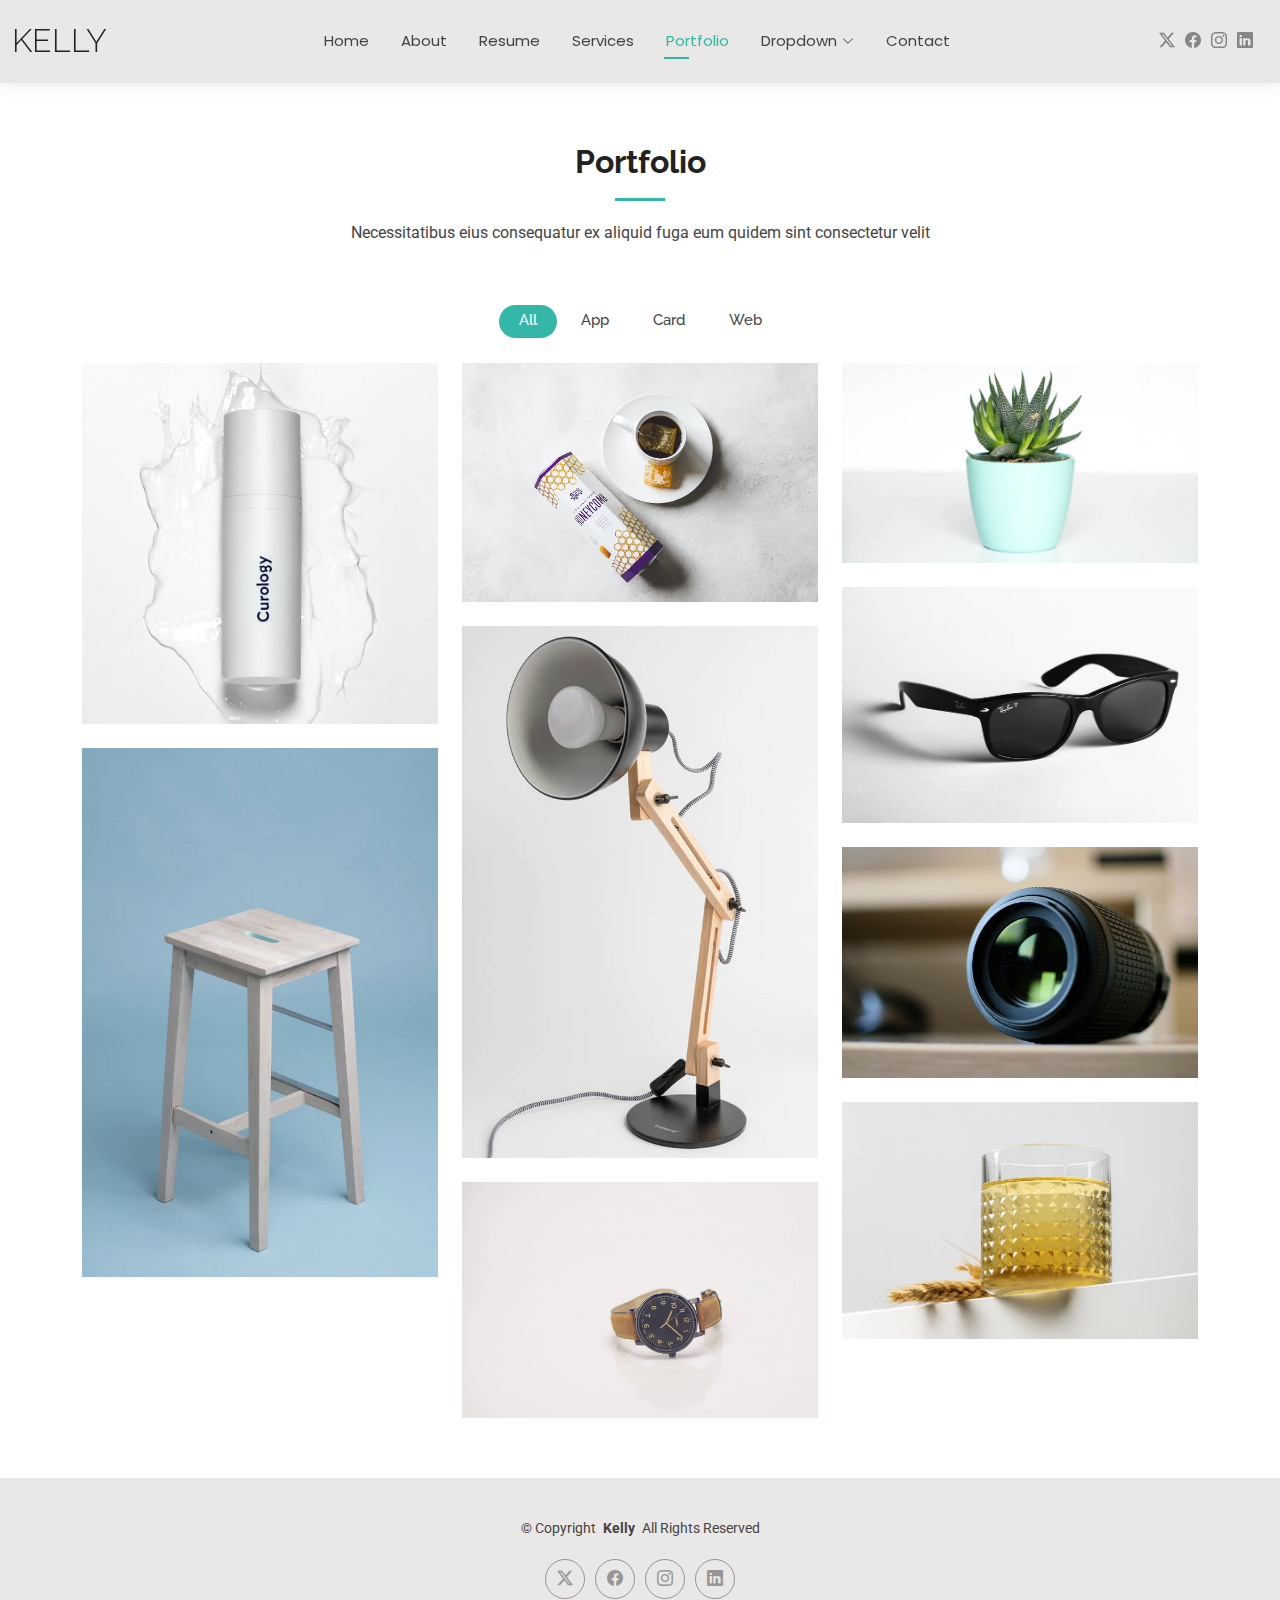
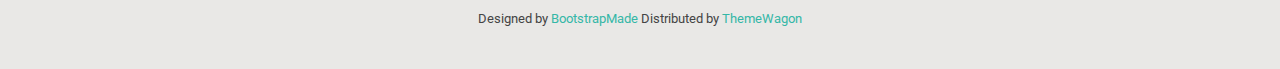
<file: portfolio.html>
<!DOCTYPE html>
<html lang="en">

<head>
  <meta charset="utf-8">
  <meta content="width=device-width, initial-scale=1.0" name="viewport">
  <title>Portfolio - Kelly Bootstrap Template</title>
  <meta name="description" content="">
  <meta name="keywords" content="">

  <!-- Favicons -->
  <link href="assets/img/favicon.png" rel="icon">
  <link href="assets/img/apple-touch-icon.png" rel="apple-touch-icon">

  <!-- Fonts -->
  <link href="https://fonts.googleapis.com" rel="preconnect">
  <link href="https://fonts.gstatic.com" rel="preconnect" crossorigin>
  <link href="https://fonts.googleapis.com/css2?family=Roboto:ital,wght@0,100;0,300;0,400;0,500;0,700;0,900;1,100;1,300;1,400;1,500;1,700;1,900&family=Poppins:ital,wght@0,100;0,200;0,300;0,400;0,500;0,600;0,700;0,800;0,900;1,100;1,200;1,300;1,400;1,500;1,600;1,700;1,800;1,900&family=Raleway:ital,wght@0,100;0,200;0,300;0,400;0,500;0,600;0,700;0,800;0,900;1,100;1,200;1,300;1,400;1,500;1,600;1,700;1,800;1,900&display=swap" rel="stylesheet">

  <!-- Vendor CSS Files -->
  <link href="assets/vendor/bootstrap/css/bootstrap.min.css" rel="stylesheet">
  <link href="assets/vendor/bootstrap-icons/bootstrap-icons.css" rel="stylesheet">
  <link href="assets/vendor/aos/aos.css" rel="stylesheet">
  <link href="assets/vendor/swiper/swiper-bundle.min.css" rel="stylesheet">
  <link href="assets/vendor/glightbox/css/glightbox.min.css" rel="stylesheet">

  <!-- Main CSS File -->
  <link href="assets/css/main.css" rel="stylesheet">

  <!-- =======================================================
  * Template Name: Kelly
  * Template URL: https://bootstrapmade.com/kelly-free-bootstrap-cv-resume-html-template/
  * Updated: Aug 07 2024 with Bootstrap v5.3.3
  * Author: BootstrapMade.com
  * License: https://bootstrapmade.com/license/
  ======================================================== -->
</head>

<body class="portfolio-page">

  <header id="header" class="header d-flex align-items-center light-background sticky-top">
    <div class="container-fluid position-relative d-flex align-items-center justify-content-between">

      <a href="index.html" class="logo d-flex align-items-center me-auto me-xl-0">
        <!-- Uncomment the line below if you also wish to use an image logo -->
        <!-- <img src="assets/img/logo.png" alt=""> -->
        <h1 class="sitename">Kelly</h1>
      </a>

      <nav id="navmenu" class="navmenu">
        <ul>
          <li><a href="index.html">Home</a></li>
          <li><a href="about.html">About</a></li>
          <li><a href="resume.html">Resume</a></li>
          <li><a href="services.html">Services</a></li>
          <li><a href="portfolio.html" class="active">Portfolio</a></li>
          <li class="dropdown"><a href="#"><span>Dropdown</span> <i class="bi bi-chevron-down toggle-dropdown"></i></a>
            <ul>
              <li><a href="#">Dropdown 1</a></li>
              <li class="dropdown"><a href="#"><span>Deep Dropdown</span> <i class="bi bi-chevron-down toggle-dropdown"></i></a>
                <ul>
                  <li><a href="#">Deep Dropdown 1</a></li>
                  <li><a href="#">Deep Dropdown 2</a></li>
                  <li><a href="#">Deep Dropdown 3</a></li>
                  <li><a href="#">Deep Dropdown 4</a></li>
                  <li><a href="#">Deep Dropdown 5</a></li>
                </ul>
              </li>
              <li><a href="#">Dropdown 2</a></li>
              <li><a href="#">Dropdown 3</a></li>
              <li><a href="#">Dropdown 4</a></li>
            </ul>
          </li>
          <li><a href="contact.html">Contact</a></li>
        </ul>
        <i class="mobile-nav-toggle d-xl-none bi bi-list"></i>
      </nav>

      <div class="header-social-links">
        <a href="#" class="twitter"><i class="bi bi-twitter-x"></i></a>
        <a href="#" class="facebook"><i class="bi bi-facebook"></i></a>
        <a href="#" class="instagram"><i class="bi bi-instagram"></i></a>
        <a href="#" class="linkedin"><i class="bi bi-linkedin"></i></a>
      </div>

    </div>
  </header>

  <main class="main">

    <!-- Portfolio Section -->
    <section id="portfolio" class="portfolio section">

      <!-- Section Title -->
      <div class="container section-title" data-aos="fade-up">
        <h2>Portfolio</h2>
        <p>Necessitatibus eius consequatur ex aliquid fuga eum quidem sint consectetur velit</p>
      </div><!-- End Section Title -->

      <div class="container">

        <div class="isotope-layout" data-default-filter="*" data-layout="masonry" data-sort="original-order">

          <ul class="portfolio-filters isotope-filters" data-aos="fade-up" data-aos-delay="100">
            <li data-filter="*" class="filter-active">All</li>
            <li data-filter=".filter-app">App</li>
            <li data-filter=".filter-product">Card</li>
            <li data-filter=".filter-branding">Web</li>
          </ul><!-- End Portfolio Filters -->

          <div class="row gy-4 isotope-container" data-aos="fade-up" data-aos-delay="200">

            <div class="col-lg-4 col-md-6 portfolio-item isotope-item filter-app">
              <img src="assets/img/masonry-portfolio/masonry-portfolio-1.jpg" class="img-fluid" alt="">
              <div class="portfolio-info">
                <h4>App 1</h4>
                <p>Lorem ipsum, dolor sit</p>
                <a href="assets/img/masonry-portfolio/masonry-portfolio-1.jpg" title="App 1" data-gallery="portfolio-gallery-app" class="glightbox preview-link"><i class="bi bi-zoom-in"></i></a>
                <a href="portfolio-details.html" title="More Details" class="details-link"><i class="bi bi-link-45deg"></i></a>
              </div>
            </div><!-- End Portfolio Item -->

            <div class="col-lg-4 col-md-6 portfolio-item isotope-item filter-product">
              <img src="assets/img/masonry-portfolio/masonry-portfolio-2.jpg" class="img-fluid" alt="">
              <div class="portfolio-info">
                <h4>Product 1</h4>
                <p>Lorem ipsum, dolor sit</p>
                <a href="assets/img/masonry-portfolio/masonry-portfolio-2.jpg" title="Product 1" data-gallery="portfolio-gallery-product" class="glightbox preview-link"><i class="bi bi-zoom-in"></i></a>
                <a href="portfolio-details.html" title="More Details" class="details-link"><i class="bi bi-link-45deg"></i></a>
              </div>
            </div><!-- End Portfolio Item -->

            <div class="col-lg-4 col-md-6 portfolio-item isotope-item filter-branding">
              <img src="assets/img/masonry-portfolio/masonry-portfolio-3.jpg" class="img-fluid" alt="">
              <div class="portfolio-info">
                <h4>Branding 1</h4>
                <p>Lorem ipsum, dolor sit</p>
                <a href="assets/img/masonry-portfolio/masonry-portfolio-3.jpg" title="Branding 1" data-gallery="portfolio-gallery-branding" class="glightbox preview-link"><i class="bi bi-zoom-in"></i></a>
                <a href="portfolio-details.html" title="More Details" class="details-link"><i class="bi bi-link-45deg"></i></a>
              </div>
            </div><!-- End Portfolio Item -->

            <div class="col-lg-4 col-md-6 portfolio-item isotope-item filter-app">
              <img src="assets/img/masonry-portfolio/masonry-portfolio-4.jpg" class="img-fluid" alt="">
              <div class="portfolio-info">
                <h4>App 2</h4>
                <p>Lorem ipsum, dolor sit</p>
                <a href="assets/img/masonry-portfolio/masonry-portfolio-4.jpg" title="App 2" data-gallery="portfolio-gallery-app" class="glightbox preview-link"><i class="bi bi-zoom-in"></i></a>
                <a href="portfolio-details.html" title="More Details" class="details-link"><i class="bi bi-link-45deg"></i></a>
              </div>
            </div><!-- End Portfolio Item -->

            <div class="col-lg-4 col-md-6 portfolio-item isotope-item filter-product">
              <img src="assets/img/masonry-portfolio/masonry-portfolio-5.jpg" class="img-fluid" alt="">
              <div class="portfolio-info">
                <h4>Product 2</h4>
                <p>Lorem ipsum, dolor sit</p>
                <a href="assets/img/masonry-portfolio/masonry-portfolio-5.jpg" title="Product 2" data-gallery="portfolio-gallery-product" class="glightbox preview-link"><i class="bi bi-zoom-in"></i></a>
                <a href="portfolio-details.html" title="More Details" class="details-link"><i class="bi bi-link-45deg"></i></a>
              </div>
            </div><!-- End Portfolio Item -->

            <div class="col-lg-4 col-md-6 portfolio-item isotope-item filter-branding">
              <img src="assets/img/masonry-portfolio/masonry-portfolio-6.jpg" class="img-fluid" alt="">
              <div class="portfolio-info">
                <h4>Branding 2</h4>
                <p>Lorem ipsum, dolor sit</p>
                <a href="assets/img/masonry-portfolio/masonry-portfolio-6.jpg" title="Branding 2" data-gallery="portfolio-gallery-branding" class="glightbox preview-link"><i class="bi bi-zoom-in"></i></a>
                <a href="portfolio-details.html" title="More Details" class="details-link"><i class="bi bi-link-45deg"></i></a>
              </div>
            </div><!-- End Portfolio Item -->

            <div class="col-lg-4 col-md-6 portfolio-item isotope-item filter-app">
              <img src="assets/img/masonry-portfolio/masonry-portfolio-7.jpg" class="img-fluid" alt="">
              <div class="portfolio-info">
                <h4>App 3</h4>
                <p>Lorem ipsum, dolor sit</p>
                <a href="assets/img/masonry-portfolio/masonry-portfolio-7.jpg" title="App 3" data-gallery="portfolio-gallery-app" class="glightbox preview-link"><i class="bi bi-zoom-in"></i></a>
                <a href="portfolio-details.html" title="More Details" class="details-link"><i class="bi bi-link-45deg"></i></a>
              </div>
            </div><!-- End Portfolio Item -->

            <div class="col-lg-4 col-md-6 portfolio-item isotope-item filter-product">
              <img src="assets/img/masonry-portfolio/masonry-portfolio-8.jpg" class="img-fluid" alt="">
              <div class="portfolio-info">
                <h4>Product 3</h4>
                <p>Lorem ipsum, dolor sit</p>
                <a href="assets/img/masonry-portfolio/masonry-portfolio-8.jpg" title="Product 3" data-gallery="portfolio-gallery-product" class="glightbox preview-link"><i class="bi bi-zoom-in"></i></a>
                <a href="portfolio-details.html" title="More Details" class="details-link"><i class="bi bi-link-45deg"></i></a>
              </div>
            </div><!-- End Portfolio Item -->

            <div class="col-lg-4 col-md-6 portfolio-item isotope-item filter-branding">
              <img src="assets/img/masonry-portfolio/masonry-portfolio-9.jpg" class="img-fluid" alt="">
              <div class="portfolio-info">
                <h4>Branding 3</h4>
                <p>Lorem ipsum, dolor sit</p>
                <a href="assets/img/masonry-portfolio/masonry-portfolio-9.jpg" title="Branding 2" data-gallery="portfolio-gallery-branding" class="glightbox preview-link"><i class="bi bi-zoom-in"></i></a>
                <a href="portfolio-details.html" title="More Details" class="details-link"><i class="bi bi-link-45deg"></i></a>
              </div>
            </div><!-- End Portfolio Item -->

          </div><!-- End Portfolio Container -->

        </div>

      </div>

    </section><!-- /Portfolio Section -->

  </main>

  <footer id="footer" class="footer light-background">

    <div class="container">
      <div class="copyright text-center ">
        <p>© <span>Copyright</span> <strong class="px-1 sitename">Kelly</strong> <span>All Rights Reserved<br></span></p>
      </div>
      <div class="social-links d-flex justify-content-center">
        <a href=""><i class="bi bi-twitter-x"></i></a>
        <a href=""><i class="bi bi-facebook"></i></a>
        <a href=""><i class="bi bi-instagram"></i></a>
        <a href=""><i class="bi bi-linkedin"></i></a>
      </div>
      <div class="credits">
        <!-- All the links in the footer should remain intact. -->
        <!-- You can delete the links only if you've purchased the pro version. -->
        <!-- Licensing information: https://bootstrapmade.com/license/ -->
        <!-- Purchase the pro version with working PHP/AJAX contact form: [buy-url] -->
        Designed by <a href="https://bootstrapmade.com/">BootstrapMade</a> Distributed by <a href=“https://themewagon.com>ThemeWagon
      </div>
    </div>

  </footer>

  <!-- Scroll Top -->
  <a href="#" id="scroll-top" class="scroll-top d-flex align-items-center justify-content-center"><i class="bi bi-arrow-up-short"></i></a>

  <!-- Preloader -->
  <div id="preloader"></div>

  <!-- Vendor JS Files -->
  <script src="assets/vendor/bootstrap/js/bootstrap.bundle.min.js"></script>
  <script src="assets/vendor/php-email-form/validate.js"></script>
  <script src="assets/vendor/aos/aos.js"></script>
  <script src="assets/vendor/waypoints/noframework.waypoints.js"></script>
  <script src="assets/vendor/purecounter/purecounter_vanilla.js"></script>
  <script src="assets/vendor/swiper/swiper-bundle.min.js"></script>
  <script src="assets/vendor/glightbox/js/glightbox.min.js"></script>
  <script src="assets/vendor/imagesloaded/imagesloaded.pkgd.min.js"></script>
  <script src="assets/vendor/isotope-layout/isotope.pkgd.min.js"></script>

  <!-- Main JS File -->
  <script src="assets/js/main.js"></script>

</body>

</html>
</file>
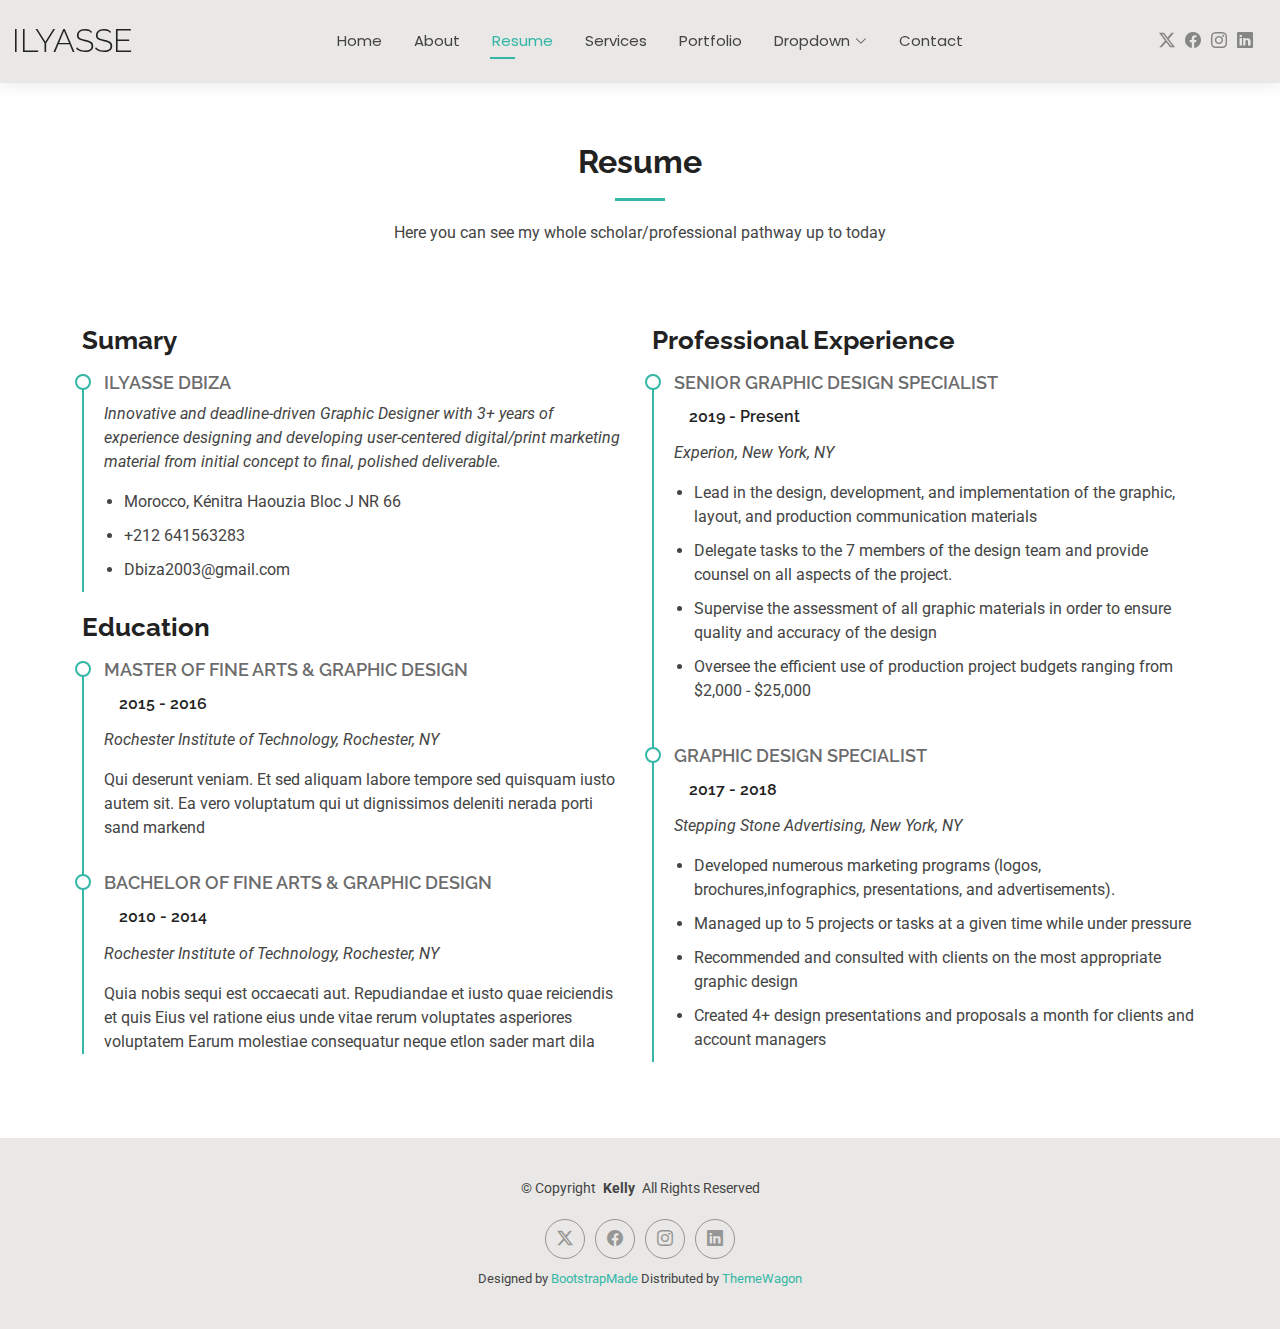
<file: resume.html>
<!DOCTYPE html>
<html lang="en">

<head>
  <meta charset="utf-8">
  <meta content="width=device-width, initial-scale=1.0" name="viewport">
  <title>Resume - Ilyasse Dbiza</title>
  <meta name="description" content="">
  <meta name="keywords" content="">

  <!-- Favicons -->
  <link href="assets/img/favicon.png" rel="icon">
  <link href="assets/img/apple-touch-icon.png" rel="apple-touch-icon">

  <!-- Fonts -->
  <link href="https://fonts.googleapis.com" rel="preconnect">
  <link href="https://fonts.gstatic.com" rel="preconnect" crossorigin>
  <link href="https://fonts.googleapis.com/css2?family=Roboto:ital,wght@0,100;0,300;0,400;0,500;0,700;0,900;1,100;1,300;1,400;1,500;1,700;1,900&family=Poppins:ital,wght@0,100;0,200;0,300;0,400;0,500;0,600;0,700;0,800;0,900;1,100;1,200;1,300;1,400;1,500;1,600;1,700;1,800;1,900&family=Raleway:ital,wght@0,100;0,200;0,300;0,400;0,500;0,600;0,700;0,800;0,900;1,100;1,200;1,300;1,400;1,500;1,600;1,700;1,800;1,900&display=swap" rel="stylesheet">

  <!-- Vendor CSS Files -->
  <link href="assets/vendor/bootstrap/css/bootstrap.min.css" rel="stylesheet">
  <link href="assets/vendor/bootstrap-icons/bootstrap-icons.css" rel="stylesheet">
  <link href="assets/vendor/aos/aos.css" rel="stylesheet">
  <link href="assets/vendor/swiper/swiper-bundle.min.css" rel="stylesheet">
  <link href="assets/vendor/glightbox/css/glightbox.min.css" rel="stylesheet">

  <!-- Main CSS File -->
  <link href="assets/css/main.css" rel="stylesheet">

  <!-- =======================================================
  * Template Name: Kelly
  * Template URL: https://bootstrapmade.com/kelly-free-bootstrap-cv-resume-html-template/
  * Updated: Aug 07 2024 with Bootstrap v5.3.3
  * Author: BootstrapMade.com
  * License: https://bootstrapmade.com/license/
  ======================================================== -->
</head>

<body class="resume-page">

  <header id="header" class="header d-flex align-items-center light-background sticky-top">
    <div class="container-fluid position-relative d-flex align-items-center justify-content-between">

      <a href="index.html" class="logo d-flex align-items-center me-auto me-xl-0">
        <!-- Uncomment the line below if you also wish to use an image logo -->
        <!-- <img src="assets/img/logo.png" alt=""> -->
        <h1 class="sitename">Ilyasse</h1>
      </a>

      <nav id="navmenu" class="navmenu">
        <ul>
          <li><a href="index.html">Home</a></li>
          <li><a href="about.html">About</a></li>
          <li><a href="resume.html" class="active">Resume</a></li>
          <li><a href="services.html">Services</a></li>
          <li><a href="portfolio.html">Portfolio</a></li>
          <li class="dropdown"><a href="#"><span>Dropdown</span> <i class="bi bi-chevron-down toggle-dropdown"></i></a>
            <ul>
              <li><a href="#">Dropdown 1</a></li>
              <li class="dropdown"><a href="#"><span>Deep Dropdown</span> <i class="bi bi-chevron-down toggle-dropdown"></i></a>
                <ul>
                  <li><a href="#">Deep Dropdown 1</a></li>
                  <li><a href="#">Deep Dropdown 2</a></li>
                  <li><a href="#">Deep Dropdown 3</a></li>
                  <li><a href="#">Deep Dropdown 4</a></li>
                  <li><a href="#">Deep Dropdown 5</a></li>
                </ul>
              </li>
              <li><a href="#">Dropdown 2</a></li>
              <li><a href="#">Dropdown 3</a></li>
              <li><a href="#">Dropdown 4</a></li>
            </ul>
          </li>
          <li><a href="contact.html">Contact</a></li>
        </ul>
        <i class="mobile-nav-toggle d-xl-none bi bi-list"></i>
      </nav>

      <div class="header-social-links">
        <a href="#" class="twitter"><i class="bi bi-twitter-x"></i></a>
        <a href="#" class="facebook"><i class="bi bi-facebook"></i></a>
        <a href="#" class="instagram"><i class="bi bi-instagram"></i></a>
        <a href="#" class="linkedin"><i class="bi bi-linkedin"></i></a>
      </div>

    </div>
  </header>

  <main class="main">

    <!-- Resume Section -->
    <section id="resume" class="resume section">

      <!-- Section Title -->
      <div class="container section-title" data-aos="fade-up">
        <h2>Resume</h2>
        <p>Here you can see my whole scholar/professional pathway up to today</p>
      </div><!-- End Section Title -->

      <div class="container">

        <div class="row">

          <div class="col-lg-6" data-aos="fade-up" data-aos-delay="100">
            <h3 class="resume-title">Sumary</h3>

            <div class="resume-item pb-0">
              <h4>Ilyasse Dbiza</h4>
              <p><em>Innovative and deadline-driven Graphic Designer with 3+ years of experience designing and developing user-centered digital/print marketing material from initial concept to final, polished deliverable.</em></p>
              <ul>
                <li>Morocco, Kénitra Haouzia Bloc J NR 66</li>
                <li>+212 641563283</li>
                <li>Dbiza2003@gmail.com</li>
              </ul>
            </div><!-- Edn Resume Item -->

            <h3 class="resume-title">Education</h3>
            <div class="resume-item">
              <h4>Master of Fine Arts &amp; Graphic Design</h4>
              <h5>2015 - 2016</h5>
              <p><em>Rochester Institute of Technology, Rochester, NY</em></p>
              <p>Qui deserunt veniam. Et sed aliquam labore tempore sed quisquam iusto autem sit. Ea vero voluptatum qui ut dignissimos deleniti nerada porti sand markend</p>
            </div><!-- Edn Resume Item -->

            <div class="resume-item">
              <h4>Bachelor of Fine Arts &amp; Graphic Design</h4>
              <h5>2010 - 2014</h5>
              <p><em>Rochester Institute of Technology, Rochester, NY</em></p>
              <p>Quia nobis sequi est occaecati aut. Repudiandae et iusto quae reiciendis et quis Eius vel ratione eius unde vitae rerum voluptates asperiores voluptatem Earum molestiae consequatur neque etlon sader mart dila</p>
            </div><!-- Edn Resume Item -->

          </div>

          <div class="col-lg-6" data-aos="fade-up" data-aos-delay="200">
            <h3 class="resume-title">Professional Experience</h3>
            <div class="resume-item">
              <h4>Senior graphic design specialist</h4>
              <h5>2019 - Present</h5>
              <p><em>Experion, New York, NY </em></p>
              <ul>
                <li>Lead in the design, development, and implementation of the graphic, layout, and production communication materials</li>
                <li>Delegate tasks to the 7 members of the design team and provide counsel on all aspects of the project. </li>
                <li>Supervise the assessment of all graphic materials in order to ensure quality and accuracy of the design</li>
                <li>Oversee the efficient use of production project budgets ranging from $2,000 - $25,000</li>
              </ul>
            </div><!-- Edn Resume Item -->

            <div class="resume-item">
              <h4>Graphic design specialist</h4>
              <h5>2017 - 2018</h5>
              <p><em>Stepping Stone Advertising, New York, NY</em></p>
              <ul>
                <li>Developed numerous marketing programs (logos, brochures,infographics, presentations, and advertisements).</li>
                <li>Managed up to 5 projects or tasks at a given time while under pressure</li>
                <li>Recommended and consulted with clients on the most appropriate graphic design</li>
                <li>Created 4+ design presentations and proposals a month for clients and account managers</li>
              </ul>
            </div><!-- Edn Resume Item -->

          </div>

        </div>

      </div>

    </section><!-- /Resume Section -->

  </main>

  <footer id="footer" class="footer light-background">

    <div class="container">
      <div class="copyright text-center ">
        <p>© <span>Copyright</span> <strong class="px-1 sitename">Kelly</strong> <span>All Rights Reserved<br></span></p>
      </div>
      <div class="social-links d-flex justify-content-center">
        <a href=""><i class="bi bi-twitter-x"></i></a>
        <a href=""><i class="bi bi-facebook"></i></a>
        <a href=""><i class="bi bi-instagram"></i></a>
        <a href=""><i class="bi bi-linkedin"></i></a>
      </div>
      <div class="credits">
        <!-- All the links in the footer should remain intact. -->
        <!-- You can delete the links only if you've purchased the pro version. -->
        <!-- Licensing information: https://bootstrapmade.com/license/ -->
        <!-- Purchase the pro version with working PHP/AJAX contact form: [buy-url] -->
        Designed by <a href="https://bootstrapmade.com/">BootstrapMade</a> Distributed by <a href=“https://themewagon.com>ThemeWagon
      </div>
    </div>

  </footer>

  <!-- Scroll Top -->
  <a href="#" id="scroll-top" class="scroll-top d-flex align-items-center justify-content-center"><i class="bi bi-arrow-up-short"></i></a>

  <!-- Preloader -->
  <div id="preloader"></div>

  <!-- Vendor JS Files -->
  <script src="assets/vendor/bootstrap/js/bootstrap.bundle.min.js"></script>
  <script src="assets/vendor/php-email-form/validate.js"></script>
  <script src="assets/vendor/aos/aos.js"></script>
  <script src="assets/vendor/waypoints/noframework.waypoints.js"></script>
  <script src="assets/vendor/purecounter/purecounter_vanilla.js"></script>
  <script src="assets/vendor/swiper/swiper-bundle.min.js"></script>
  <script src="assets/vendor/glightbox/js/glightbox.min.js"></script>
  <script src="assets/vendor/imagesloaded/imagesloaded.pkgd.min.js"></script>
  <script src="assets/vendor/isotope-layout/isotope.pkgd.min.js"></script>

  <!-- Main JS File -->
  <script src="assets/js/main.js"></script>

</body>

</html>
</file>
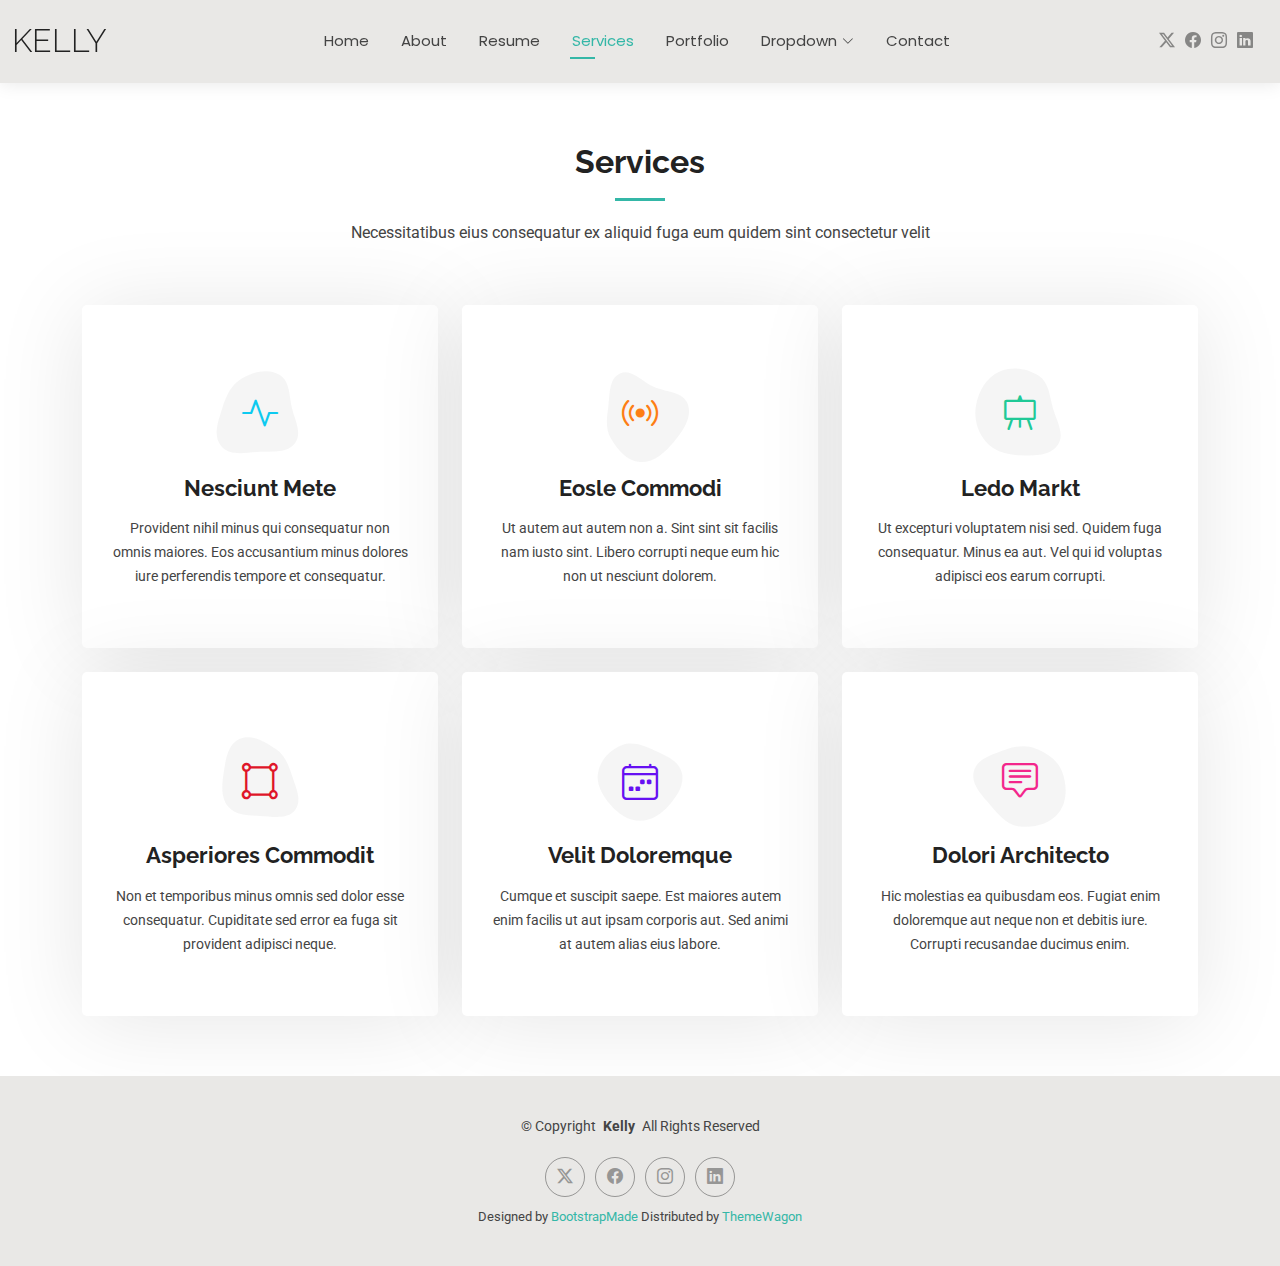
<file: services.html>
<!DOCTYPE html>
<html lang="en">

<head>
  <meta charset="utf-8">
  <meta content="width=device-width, initial-scale=1.0" name="viewport">
  <title>Services - Kelly Bootstrap Template</title>
  <meta name="description" content="">
  <meta name="keywords" content="">

  <!-- Favicons -->
  <link href="assets/img/favicon.png" rel="icon">
  <link href="assets/img/apple-touch-icon.png" rel="apple-touch-icon">

  <!-- Fonts -->
  <link href="https://fonts.googleapis.com" rel="preconnect">
  <link href="https://fonts.gstatic.com" rel="preconnect" crossorigin>
  <link href="https://fonts.googleapis.com/css2?family=Roboto:ital,wght@0,100;0,300;0,400;0,500;0,700;0,900;1,100;1,300;1,400;1,500;1,700;1,900&family=Poppins:ital,wght@0,100;0,200;0,300;0,400;0,500;0,600;0,700;0,800;0,900;1,100;1,200;1,300;1,400;1,500;1,600;1,700;1,800;1,900&family=Raleway:ital,wght@0,100;0,200;0,300;0,400;0,500;0,600;0,700;0,800;0,900;1,100;1,200;1,300;1,400;1,500;1,600;1,700;1,800;1,900&display=swap" rel="stylesheet">

  <!-- Vendor CSS Files -->
  <link href="assets/vendor/bootstrap/css/bootstrap.min.css" rel="stylesheet">
  <link href="assets/vendor/bootstrap-icons/bootstrap-icons.css" rel="stylesheet">
  <link href="assets/vendor/aos/aos.css" rel="stylesheet">
  <link href="assets/vendor/swiper/swiper-bundle.min.css" rel="stylesheet">
  <link href="assets/vendor/glightbox/css/glightbox.min.css" rel="stylesheet">

  <!-- Main CSS File -->
  <link href="assets/css/main.css" rel="stylesheet">

  <!-- =======================================================
  * Template Name: Kelly
  * Template URL: https://bootstrapmade.com/kelly-free-bootstrap-cv-resume-html-template/
  * Updated: Aug 07 2024 with Bootstrap v5.3.3
  * Author: BootstrapMade.com
  * License: https://bootstrapmade.com/license/
  ======================================================== -->
</head>

<body class="services-page">

  <header id="header" class="header d-flex align-items-center light-background sticky-top">
    <div class="container-fluid position-relative d-flex align-items-center justify-content-between">

      <a href="index.html" class="logo d-flex align-items-center me-auto me-xl-0">
        <!-- Uncomment the line below if you also wish to use an image logo -->
        <!-- <img src="assets/img/logo.png" alt=""> -->
        <h1 class="sitename">Kelly</h1>
      </a>

      <nav id="navmenu" class="navmenu">
        <ul>
          <li><a href="index.html">Home</a></li>
          <li><a href="about.html">About</a></li>
          <li><a href="resume.html">Resume</a></li>
          <li><a href="services.html" class="active">Services</a></li>
          <li><a href="portfolio.html">Portfolio</a></li>
          <li class="dropdown"><a href="#"><span>Dropdown</span> <i class="bi bi-chevron-down toggle-dropdown"></i></a>
            <ul>
              <li><a href="#">Dropdown 1</a></li>
              <li class="dropdown"><a href="#"><span>Deep Dropdown</span> <i class="bi bi-chevron-down toggle-dropdown"></i></a>
                <ul>
                  <li><a href="#">Deep Dropdown 1</a></li>
                  <li><a href="#">Deep Dropdown 2</a></li>
                  <li><a href="#">Deep Dropdown 3</a></li>
                  <li><a href="#">Deep Dropdown 4</a></li>
                  <li><a href="#">Deep Dropdown 5</a></li>
                </ul>
              </li>
              <li><a href="#">Dropdown 2</a></li>
              <li><a href="#">Dropdown 3</a></li>
              <li><a href="#">Dropdown 4</a></li>
            </ul>
          </li>
          <li><a href="contact.html">Contact</a></li>
        </ul>
        <i class="mobile-nav-toggle d-xl-none bi bi-list"></i>
      </nav>

      <div class="header-social-links">
        <a href="#" class="twitter"><i class="bi bi-twitter-x"></i></a>
        <a href="#" class="facebook"><i class="bi bi-facebook"></i></a>
        <a href="#" class="instagram"><i class="bi bi-instagram"></i></a>
        <a href="#" class="linkedin"><i class="bi bi-linkedin"></i></a>
      </div>

    </div>
  </header>

  <main class="main">

    <!-- Services Section -->
    <section id="services" class="services section">

      <!-- Section Title -->
      <div class="container section-title" data-aos="fade-up">
        <h2>Services</h2>
        <p>Necessitatibus eius consequatur ex aliquid fuga eum quidem sint consectetur velit</p>
      </div><!-- End Section Title -->

      <div class="container">

        <div class="row gy-4">

          <div class="col-lg-4 col-md-6" data-aos="fade-up" data-aos-delay="100">
            <div class="service-item item-cyan position-relative">
              <div class="icon">
                <svg width="100" height="100" viewBox="0 0 600 600" xmlns="http://www.w3.org/2000/svg">
                  <path stroke="none" stroke-width="0" fill="#f5f5f5" d="M300,521.0016835830174C376.1290562159157,517.8887921683347,466.0731472004068,529.7835943286574,510.70327084640275,468.03025145048787C554.3714126377745,407.6079735673963,508.03601936045806,328.9844924480964,491.2728898941984,256.3432110539036C474.5976632858925,184.082847569629,479.9380746630129,96.60480741107993,416.23090153303,58.64404602377083C348.86323505073057,18.502131276798302,261.93793281208167,40.57373210992963,193.5410806939664,78.93577620505333C130.42746243093433,114.334589627462,98.30271207620316,179.96522072025542,76.75703585869454,249.04625023123273C51.97151888228291,328.5150500222984,13.704378332031375,421.85034740162234,66.52175969318436,486.19268352777647C119.04800174914682,550.1803526380478,217.28368757567262,524.383925680826,300,521.0016835830174"></path>
                </svg>
                <i class="bi bi-activity"></i>
              </div>
              <a href="#" class="stretched-link">
                <h3>Nesciunt Mete</h3>
              </a>
              <p>Provident nihil minus qui consequatur non omnis maiores. Eos accusantium minus dolores iure perferendis tempore et consequatur.</p>
            </div>
          </div><!-- End Service Item -->

          <div class="col-lg-4 col-md-6" data-aos="fade-up" data-aos-delay="200">
            <div class="service-item item-orange position-relative">
              <div class="icon">
                <svg width="100" height="100" viewBox="0 0 600 600" xmlns="http://www.w3.org/2000/svg">
                  <path stroke="none" stroke-width="0" fill="#f5f5f5" d="M300,582.0697525312426C382.5290701553225,586.8405444964366,449.9789794690241,525.3245884688669,502.5850820975895,461.55621195738473C556.606425686781,396.0723002908107,615.8543463187945,314.28637112970534,586.6730223649479,234.56875336149918C558.9533121215079,158.8439757836574,454.9685369536778,164.00468322053177,381.49747125262974,130.76875717737553C312.15926192815925,99.40240125094834,248.97055460311594,18.661163978235184,179.8680185752513,50.54337015887873C110.5421016452524,82.52863877960104,119.82277516462835,180.83849132639028,109.12597500060166,256.43424936330496C100.08760227029461,320.3096726198365,92.17705696193138,384.0621239912766,124.79988738764834,439.7174275375508C164.83382741302287,508.01625554203684,220.96474134820875,577.5009287672846,300,582.0697525312426"></path>
                </svg>
                <i class="bi bi-broadcast"></i>
              </div>
              <a href="#" class="stretched-link">
                <h3>Eosle Commodi</h3>
              </a>
              <p>Ut autem aut autem non a. Sint sint sit facilis nam iusto sint. Libero corrupti neque eum hic non ut nesciunt dolorem.</p>
            </div>
          </div><!-- End Service Item -->

          <div class="col-lg-4 col-md-6" data-aos="fade-up" data-aos-delay="300">
            <div class="service-item item-teal position-relative">
              <div class="icon">
                <svg width="100" height="100" viewBox="0 0 600 600" xmlns="http://www.w3.org/2000/svg">
                  <path stroke="none" stroke-width="0" fill="#f5f5f5" d="M300,541.5067337569781C382.14930387511276,545.0595476570109,479.8736841581634,548.3450877840088,526.4010558755058,480.5488172755941C571.5218469581645,414.80211281144784,517.5187510058486,332.0715597781072,496.52539010469104,255.14436215662573C477.37192572678356,184.95920475031193,473.57363656557914,105.61284051026155,413.0603344069578,65.22779650032875C343.27470386102294,18.654635553484475,251.2091493199835,5.337323636656869,175.0934190732945,40.62881213300186C97.87086631185822,76.43348514350839,51.98124368387456,156.15599469081315,36.44837278890362,239.84606092416172C21.716077023791087,319.22268207091537,43.775223500013084,401.1760424656574,96.891909868211,461.97329694683043C147.22146801428983,519.5804099606455,223.5754009179313,538.201503339737,300,541.5067337569781"></path>
                </svg>
                <i class="bi bi-easel"></i>
              </div>
              <a href="#" class="stretched-link">
                <h3>Ledo Markt</h3>
              </a>
              <p>Ut excepturi voluptatem nisi sed. Quidem fuga consequatur. Minus ea aut. Vel qui id voluptas adipisci eos earum corrupti.</p>
            </div>
          </div><!-- End Service Item -->

          <div class="col-lg-4 col-md-6" data-aos="fade-up" data-aos-delay="400">
            <div class="service-item item-red position-relative">
              <div class="icon">
                <svg width="100" height="100" viewBox="0 0 600 600" xmlns="http://www.w3.org/2000/svg">
                  <path stroke="none" stroke-width="0" fill="#f5f5f5" d="M300,503.46388370962813C374.79870501325706,506.71871716319447,464.8034551963731,527.1746412648533,510.4981551193396,467.86667711651364C555.9287308511215,408.9015244558933,512.6030010748507,327.5744911775523,490.211057578863,256.5855673507754C471.097692560561,195.9906835881958,447.69079081568157,138.11976852964426,395.19560036434837,102.3242989838813C329.3053358748298,57.3949838291264,248.02791733380457,8.279543830951368,175.87071277845988,42.242879143198664C103.41431057327972,76.34704239035025,93.79494320519305,170.9812938413882,81.28167332365135,250.07896920659033C70.17666984294237,320.27484674793965,64.84698225790005,396.69656628748305,111.28512138212992,450.4950937839243C156.20124167950087,502.5303643271138,231.32542653798444,500.4755392045468,300,503.46388370962813"></path>
                </svg>
                <i class="bi bi-bounding-box-circles"></i>
              </div>
              <a href="#" class="stretched-link">
                <h3>Asperiores Commodit</h3>
              </a>
              <p>Non et temporibus minus omnis sed dolor esse consequatur. Cupiditate sed error ea fuga sit provident adipisci neque.</p>
              <a href="#" class="stretched-link"></a>
            </div>
          </div><!-- End Service Item -->

          <div class="col-lg-4 col-md-6" data-aos="fade-up" data-aos-delay="500">
            <div class="service-item item-indigo position-relative">
              <div class="icon">
                <svg width="100" height="100" viewBox="0 0 600 600" xmlns="http://www.w3.org/2000/svg">
                  <path stroke="none" stroke-width="0" fill="#f5f5f5" d="M300,532.3542879108572C369.38199826031484,532.3153073249985,429.10787420159085,491.63046689027357,474.5244479745417,439.17860296908856C522.8885846962883,383.3225815378663,569.1668002868075,314.3205725914397,550.7432151929288,242.7694973846089C532.6665558377875,172.5657663291529,456.2379748765914,142.6223662098291,390.3689995646985,112.34683881706744C326.66090330228417,83.06452184765237,258.84405631176094,53.51806209861945,193.32584062364296,78.48882559362697C121.61183558270385,105.82097193414197,62.805066853699245,167.19869350419734,48.57481801355237,242.6138429142374C34.843463184063346,315.3850353017275,76.69343916112496,383.4422959591041,125.22947124332185,439.3748458443577C170.7312796277747,491.8107796887764,230.57421082200815,532.3932930995766,300,532.3542879108572"></path>
                </svg>
                <i class="bi bi-calendar4-week icon"></i>
              </div>
              <a href="#" class="stretched-link">
                <h3>Velit Doloremque</h3>
              </a>
              <p>Cumque et suscipit saepe. Est maiores autem enim facilis ut aut ipsam corporis aut. Sed animi at autem alias eius labore.</p>
              <a href="#" class="stretched-link"></a>
            </div>
          </div><!-- End Service Item -->

          <div class="col-lg-4 col-md-6" data-aos="fade-up" data-aos-delay="600">
            <div class="service-item item-pink position-relative">
              <div class="icon">
                <svg width="100" height="100" viewBox="0 0 600 600" xmlns="http://www.w3.org/2000/svg">
                  <path stroke="none" stroke-width="0" fill="#f5f5f5" d="M300,566.797414625762C385.7384707136149,576.1784315230908,478.7894351017131,552.8928747891023,531.9192734346935,484.94944893311C584.6109503024035,417.5663521118492,582.489472248146,322.67544863468447,553.9536738515405,242.03673114598146C529.1557734026468,171.96086150256528,465.24506316201064,127.66468636344209,395.9583748389544,100.7403814666027C334.2173773831606,76.7482773500951,269.4350130405921,84.62216499799875,207.1952322260088,107.2889140133804C132.92018162631612,134.33871894543012,41.79353780512637,160.00259165414826,22.644507872594943,236.69541883565114C3.319112789854554,314.0945973066697,72.72355303640163,379.243833228382,124.04198916343866,440.3218312028393C172.9286146004772,498.5055451809895,224.45579914871206,558.5317968840102,300,566.797414625762"></path>
                </svg>
                <i class="bi bi-chat-square-text"></i>
              </div>
              <a href="#" class="stretched-link">
                <h3>Dolori Architecto</h3>
              </a>
              <p>Hic molestias ea quibusdam eos. Fugiat enim doloremque aut neque non et debitis iure. Corrupti recusandae ducimus enim.</p>
              <a href="#" class="stretched-link"></a>
            </div>
          </div><!-- End Service Item -->

        </div>

      </div>

    </section><!-- /Services Section -->

  </main>

  <footer id="footer" class="footer light-background">

    <div class="container">
      <div class="copyright text-center ">
        <p>© <span>Copyright</span> <strong class="px-1 sitename">Kelly</strong> <span>All Rights Reserved<br></span></p>
      </div>
      <div class="social-links d-flex justify-content-center">
        <a href=""><i class="bi bi-twitter-x"></i></a>
        <a href=""><i class="bi bi-facebook"></i></a>
        <a href=""><i class="bi bi-instagram"></i></a>
        <a href=""><i class="bi bi-linkedin"></i></a>
      </div>
      <div class="credits">
        <!-- All the links in the footer should remain intact. -->
        <!-- You can delete the links only if you've purchased the pro version. -->
        <!-- Licensing information: https://bootstrapmade.com/license/ -->
        <!-- Purchase the pro version with working PHP/AJAX contact form: [buy-url] -->
        Designed by <a href="https://bootstrapmade.com/">BootstrapMade</a> Distributed by <a href=“https://themewagon.com>ThemeWagon
      </div>
    </div>

  </footer>

  <!-- Scroll Top -->
  <a href="#" id="scroll-top" class="scroll-top d-flex align-items-center justify-content-center"><i class="bi bi-arrow-up-short"></i></a>

  <!-- Preloader -->
  <div id="preloader"></div>

  <!-- Vendor JS Files -->
  <script src="assets/vendor/bootstrap/js/bootstrap.bundle.min.js"></script>
  <script src="assets/vendor/php-email-form/validate.js"></script>
  <script src="assets/vendor/aos/aos.js"></script>
  <script src="assets/vendor/waypoints/noframework.waypoints.js"></script>
  <script src="assets/vendor/purecounter/purecounter_vanilla.js"></script>
  <script src="assets/vendor/swiper/swiper-bundle.min.js"></script>
  <script src="assets/vendor/glightbox/js/glightbox.min.js"></script>
  <script src="assets/vendor/imagesloaded/imagesloaded.pkgd.min.js"></script>
  <script src="assets/vendor/isotope-layout/isotope.pkgd.min.js"></script>

  <!-- Main JS File -->
  <script src="assets/js/main.js"></script>

</body>

</html>
</file>
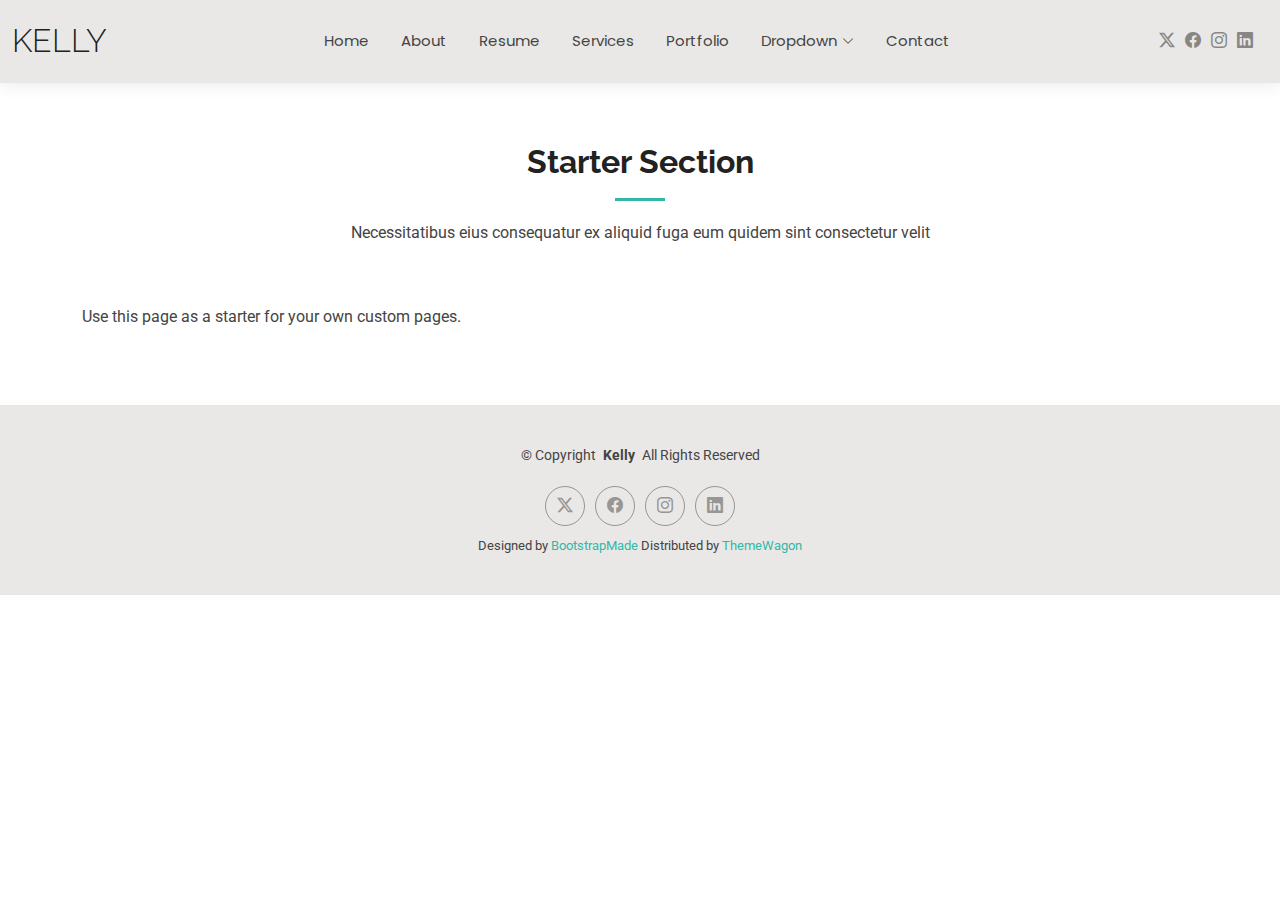
<file: starter-page.html>
<!DOCTYPE html>
<html lang="en">

<head>
  <meta charset="utf-8">
  <meta content="width=device-width, initial-scale=1.0" name="viewport">
  <title>Starter Page - Kelly Bootstrap Template</title>
  <meta name="description" content="">
  <meta name="keywords" content="">

  <!-- Favicons -->
  <link href="assets/img/favicon.png" rel="icon">
  <link href="assets/img/apple-touch-icon.png" rel="apple-touch-icon">

  <!-- Fonts -->
  <link href="https://fonts.googleapis.com" rel="preconnect">
  <link href="https://fonts.gstatic.com" rel="preconnect" crossorigin>
  <link href="https://fonts.googleapis.com/css2?family=Roboto:ital,wght@0,100;0,300;0,400;0,500;0,700;0,900;1,100;1,300;1,400;1,500;1,700;1,900&family=Poppins:ital,wght@0,100;0,200;0,300;0,400;0,500;0,600;0,700;0,800;0,900;1,100;1,200;1,300;1,400;1,500;1,600;1,700;1,800;1,900&family=Raleway:ital,wght@0,100;0,200;0,300;0,400;0,500;0,600;0,700;0,800;0,900;1,100;1,200;1,300;1,400;1,500;1,600;1,700;1,800;1,900&display=swap" rel="stylesheet">

  <!-- Vendor CSS Files -->
  <link href="assets/vendor/bootstrap/css/bootstrap.min.css" rel="stylesheet">
  <link href="assets/vendor/bootstrap-icons/bootstrap-icons.css" rel="stylesheet">
  <link href="assets/vendor/aos/aos.css" rel="stylesheet">
  <link href="assets/vendor/swiper/swiper-bundle.min.css" rel="stylesheet">
  <link href="assets/vendor/glightbox/css/glightbox.min.css" rel="stylesheet">

  <!-- Main CSS File -->
  <link href="assets/css/main.css" rel="stylesheet">

  <!-- =======================================================
  * Template Name: Kelly
  * Template URL: https://bootstrapmade.com/kelly-free-bootstrap-cv-resume-html-template/
  * Updated: Aug 07 2024 with Bootstrap v5.3.3
  * Author: BootstrapMade.com
  * License: https://bootstrapmade.com/license/
  ======================================================== -->
</head>

<body class="starter-page-page">

  <header id="header" class="header d-flex align-items-center light-background sticky-top">
    <div class="container-fluid position-relative d-flex align-items-center justify-content-between">

      <a href="index.html" class="logo d-flex align-items-center me-auto me-xl-0">
        <!-- Uncomment the line below if you also wish to use an image logo -->
        <!-- <img src="assets/img/logo.png" alt=""> -->
        <h1 class="sitename">Kelly</h1>
      </a>

      <nav id="navmenu" class="navmenu">
        <ul>
          <li><a href="index.html">Home</a></li>
          <li><a href="about.html">About</a></li>
          <li><a href="resume.html">Resume</a></li>
          <li><a href="services.html">Services</a></li>
          <li><a href="portfolio.html">Portfolio</a></li>
          <li class="dropdown"><a href="#"><span>Dropdown</span> <i class="bi bi-chevron-down toggle-dropdown"></i></a>
            <ul>
              <li><a href="#">Dropdown 1</a></li>
              <li class="dropdown"><a href="#"><span>Deep Dropdown</span> <i class="bi bi-chevron-down toggle-dropdown"></i></a>
                <ul>
                  <li><a href="#">Deep Dropdown 1</a></li>
                  <li><a href="#">Deep Dropdown 2</a></li>
                  <li><a href="#">Deep Dropdown 3</a></li>
                  <li><a href="#">Deep Dropdown 4</a></li>
                  <li><a href="#">Deep Dropdown 5</a></li>
                </ul>
              </li>
              <li><a href="#">Dropdown 2</a></li>
              <li><a href="#">Dropdown 3</a></li>
              <li><a href="#">Dropdown 4</a></li>
            </ul>
          </li>
          <li><a href="contact.html">Contact</a></li>
        </ul>
        <i class="mobile-nav-toggle d-xl-none bi bi-list"></i>
      </nav>

      <div class="header-social-links">
        <a href="#" class="twitter"><i class="bi bi-twitter-x"></i></a>
        <a href="#" class="facebook"><i class="bi bi-facebook"></i></a>
        <a href="#" class="instagram"><i class="bi bi-instagram"></i></a>
        <a href="#" class="linkedin"><i class="bi bi-linkedin"></i></a>
      </div>

    </div>
  </header>

  <main class="main">

    <!-- Starter Section Section -->
    <section id="starter-section" class="starter-section section">

      <!-- Section Title -->
      <div class="container section-title" data-aos="fade-up">
        <h2>Starter Section</h2>
        <p>Necessitatibus eius consequatur ex aliquid fuga eum quidem sint consectetur velit</p>
      </div><!-- End Section Title -->

      <div class="container" data-aos="fade-up">
        <p>Use this page as a starter for your own custom pages.</p>
      </div>

    </section><!-- /Starter Section Section -->

  </main>

  <footer id="footer" class="footer light-background">

    <div class="container">
      <div class="copyright text-center ">
        <p>© <span>Copyright</span> <strong class="px-1 sitename">Kelly</strong> <span>All Rights Reserved<br></span></p>
      </div>
      <div class="social-links d-flex justify-content-center">
        <a href=""><i class="bi bi-twitter-x"></i></a>
        <a href=""><i class="bi bi-facebook"></i></a>
        <a href=""><i class="bi bi-instagram"></i></a>
        <a href=""><i class="bi bi-linkedin"></i></a>
      </div>
      <div class="credits">
        <!-- All the links in the footer should remain intact. -->
        <!-- You can delete the links only if you've purchased the pro version. -->
        <!-- Licensing information: https://bootstrapmade.com/license/ -->
        <!-- Purchase the pro version with working PHP/AJAX contact form: [buy-url] -->
        Designed by <a href="https://bootstrapmade.com/">BootstrapMade</a> Distributed by <a href=“https://themewagon.com>ThemeWagon
      </div>
    </div>

  </footer>

  <!-- Scroll Top -->
  <a href="#" id="scroll-top" class="scroll-top d-flex align-items-center justify-content-center"><i class="bi bi-arrow-up-short"></i></a>

  <!-- Preloader -->
  <div id="preloader"></div>

  <!-- Vendor JS Files -->
  <script src="assets/vendor/bootstrap/js/bootstrap.bundle.min.js"></script>
  <script src="assets/vendor/php-email-form/validate.js"></script>
  <script src="assets/vendor/aos/aos.js"></script>
  <script src="assets/vendor/waypoints/noframework.waypoints.js"></script>
  <script src="assets/vendor/purecounter/purecounter_vanilla.js"></script>
  <script src="assets/vendor/swiper/swiper-bundle.min.js"></script>
  <script src="assets/vendor/glightbox/js/glightbox.min.js"></script>
  <script src="assets/vendor/imagesloaded/imagesloaded.pkgd.min.js"></script>
  <script src="assets/vendor/isotope-layout/isotope.pkgd.min.js"></script>

  <!-- Main JS File -->
  <script src="assets/js/main.js"></script>

</body>

</html>
</file>
<file: assets/css/main.css>
/**
* Template Name: Kelly
* Template URL: https://bootstrapmade.com/kelly-free-bootstrap-cv-resume-html-template/
* Updated: Aug 07 2024 with Bootstrap v5.3.3
* Author: BootstrapMade.com
* License: https://bootstrapmade.com/license/
*/

/*--------------------------------------------------------------
# Font & Color Variables
# Help: https://bootstrapmade.com/color-system/
--------------------------------------------------------------*/
/* Fonts */
:root {
  --default-font: "Roboto",  system-ui, -apple-system, "Segoe UI", Roboto, "Helvetica Neue", Arial, "Noto Sans", "Liberation Sans", sans-serif, "Apple Color Emoji", "Segoe UI Emoji", "Segoe UI Symbol", "Noto Color Emoji";
  --heading-font: "Raleway",  sans-serif;
  --nav-font: "Poppins",  sans-serif;
}

/* Global Colors - The following color variables are used throughout the website. Updating them here will change the color scheme of the entire website */
:root { 
  --background-color: #ffffff; /* Background color for the entire website, including individual sections */
  --default-color: #444444; /* Default color used for the majority of the text content across the entire website */
  --heading-color: #222222; /* Color for headings, subheadings and title throughout the website */
  --accent-color: #34b7a7; /* Accent color that represents your brand on the website. It's used for buttons, links, and other elements that need to stand out */
  --surface-color: #ffffff; /* The surface color is used as a background of boxed elements within sections, such as cards, icon boxes, or other elements that require a visual separation from the global background. */
  --contrast-color: #ffffff; /* Contrast color for text, ensuring readability against backgrounds of accent, heading, or default colors. */
}

/* Nav Menu Colors - The following color variables are used specifically for the navigation menu. They are separate from the global colors to allow for more customization options */
:root {
  --nav-color: #444444;  /* The default color of the main navmenu links */
  --nav-hover-color: #34b7a7; /* Applied to main navmenu links when they are hovered over or active */
  --nav-mobile-background-color: #ffffff; /* Used as the background color for mobile navigation menu */
  --nav-dropdown-background-color: #ffffff; /* Used as the background color for dropdown items that appear when hovering over primary navigation items */
  --nav-dropdown-color: #444444; /* Used for navigation links of the dropdown items in the navigation menu. */
  --nav-dropdown-hover-color: #34b7a7; /* Similar to --nav-hover-color, this color is applied to dropdown navigation links when they are hovered over. */
}

/* Color Presets - These classes override global colors when applied to any section or element, providing reuse of the sam color scheme. */

.light-background {
  --background-color: #e9e8e6;
  --surface-color: #ffffff;
}

.dark-background {
  --background-color: #060606;
  --default-color: #ffffff;
  --heading-color: #ffffff;
  --surface-color: #252525;
  --contrast-color: #ffffff;
}

/* Smooth scroll */
:root {
  scroll-behavior: smooth;
}

/*--------------------------------------------------------------
# General Styling & Shared Classes
--------------------------------------------------------------*/
body {
  color: var(--default-color);
  background-color: var(--background-color);
  font-family: var(--default-font);
}

a {
  color: var(--accent-color);
  text-decoration: none;
  transition: 0.3s;
}

a:hover {
  color: color-mix(in srgb, var(--accent-color), transparent 25%);
  text-decoration: none;
}

h1,
h2,
h3,
h4,
h5,
h6 {
  color: var(--heading-color);
  font-family: var(--heading-font);
}

/* PHP Email Form Messages
------------------------------*/
.php-email-form .error-message {
  display: none;
  background: #df1529;
  color: #ffffff;
  text-align: left;
  padding: 15px;
  margin-bottom: 24px;
  font-weight: 600;
}

.php-email-form .sent-message {
  display: none;
  color: #ffffff;
  background: #059652;
  text-align: center;
  padding: 15px;
  margin-bottom: 24px;
  font-weight: 600;
}

.php-email-form .loading {
  display: none;
  background: var(--surface-color);
  text-align: center;
  padding: 15px;
  margin-bottom: 24px;
}

.php-email-form .loading:before {
  content: "";
  display: inline-block;
  border-radius: 50%;
  width: 24px;
  height: 24px;
  margin: 0 10px -6px 0;
  border: 3px solid var(--accent-color);
  border-top-color: var(--surface-color);
  animation: php-email-form-loading 1s linear infinite;
}

@keyframes php-email-form-loading {
  0% {
    transform: rotate(0deg);
  }

  100% {
    transform: rotate(360deg);
  }
}

/*--------------------------------------------------------------
# Global Header
--------------------------------------------------------------*/
.header {
  color: var(--default-color);
  background-color: var(--background-color);
  padding: 15px 0;
  transition: all 0.5s;
  z-index: 997;
  box-shadow: 0px 0 18px rgba(0, 0, 0, 0.1);
}

.header .logo {
  line-height: 1;
}

.header .logo img {
  max-height: 36px;
  margin-right: 8px;
}

.header .logo h1 {
  font-size: 32px;
  margin: 0;
  font-weight: 300;
  text-transform: uppercase;
  color: var(--heading-color);
}

.header .header-social-links {
  padding-right: 15px;
}

.header .header-social-links a {
  color: color-mix(in srgb, var(--default-color), transparent 40%);
  padding-left: 6px;
  display: inline-block;
  transition: 0.3s;
  font-size: 16px;
}

.header .header-social-links a:hover {
  color: var(--accent-color);
}

.header .header-social-links a i {
  line-height: 0px;
}

@media (max-width: 1200px) {
  .header .logo {
    order: 1;
  }

  .header .header-social-links {
    order: 2;
  }

  .header .navmenu {
    order: 3;
  }
}

/*--------------------------------------------------------------
# Navigation Menu
--------------------------------------------------------------*/
/* Desktop Navigation */
@media (min-width: 1200px) {
  .navmenu {
    padding: 0;
  }

  .navmenu ul {
    margin: 0;
    padding: 0;
    display: flex;
    list-style: none;
    align-items: center;
  }

  .navmenu li {
    position: relative;
  }

  .navmenu>ul>li {
    white-space: nowrap;
    padding: 15px 14px;
  }

  .navmenu>ul>li:last-child {
    padding-right: 0;
  }

  .navmenu a,
  .navmenu a:focus {
    color: var(--nav-color);
    font-size: 15px;
    padding: 0 2px;
    font-family: var(--nav-font);
    font-weight: 400;
    display: flex;
    align-items: center;
    justify-content: space-between;
    white-space: nowrap;
    transition: 0.3s;
    position: relative;
  }

  .navmenu a i,
  .navmenu a:focus i {
    font-size: 12px;
    line-height: 0;
    margin-left: 5px;
    transition: 0.3s;
  }

  .navmenu>ul>li>a:before {
    content: "";
    position: absolute;
    height: 2px;
    bottom: -6px;
    left: 0;
    background-color: var(--nav-hover-color);
    visibility: hidden;
    width: 0px;
    transition: all 0.3s ease-in-out 0s;
  }

  .navmenu a:hover:before,
  .navmenu li:hover>a:before,
  .navmenu .active:before {
    visibility: visible;
    width: 25px;
  }

  .navmenu li:hover>a,
  .navmenu .active,
  .navmenu .active:focus {
    color: var(--nav-hover-color);
  }

  .navmenu .dropdown ul {
    margin: 0;
    padding: 10px 0;
    background: var(--nav-dropdown-background-color);
    display: block;
    position: absolute;
    visibility: hidden;
    left: 14px;
    top: 130%;
    opacity: 0;
    transition: 0.3s;
    border-radius: 4px;
    z-index: 99;
    box-shadow: 0px 0px 30px rgba(0, 0, 0, 0.1);
  }

  .navmenu .dropdown ul li {
    min-width: 200px;
  }

  .navmenu .dropdown ul a {
    padding: 10px 20px;
    font-size: 15px;
    text-transform: none;
    color: var(--nav-dropdown-color);
  }

  .navmenu .dropdown ul a i {
    font-size: 12px;
  }

  .navmenu .dropdown ul a:hover,
  .navmenu .dropdown ul .active:hover,
  .navmenu .dropdown ul li:hover>a {
    color: var(--nav-dropdown-hover-color);
  }

  .navmenu .dropdown:hover>ul {
    opacity: 1;
    top: 100%;
    visibility: visible;
  }

  .navmenu .dropdown .dropdown ul {
    top: 0;
    left: -90%;
    visibility: hidden;
  }

  .navmenu .dropdown .dropdown:hover>ul {
    opacity: 1;
    top: 0;
    left: -100%;
    visibility: visible;
  }
}

/* Mobile Navigation */
@media (max-width: 1199px) {
  .mobile-nav-toggle {
    color: var(--nav-color);
    font-size: 28px;
    line-height: 0;
    margin-right: 10px;
    cursor: pointer;
    transition: color 0.3s;
  }

  .navmenu {
    padding: 0;
    z-index: 9997;
  }

  .navmenu ul {
    display: none;
    list-style: none;
    position: absolute;
    inset: 60px 20px 20px 20px;
    padding: 10px 0;
    margin: 0;
    border-radius: 6px;
    background-color: var(--nav-mobile-background-color);
    border: 1px solid color-mix(in srgb, var(--default-color), transparent 90%);
    box-shadow: none;
    overflow-y: auto;
    transition: 0.3s;
    z-index: 9998;
  }

  .navmenu a,
  .navmenu a:focus {
    color: var(--nav-dropdown-color);
    padding: 10px 20px;
    font-family: var(--nav-font);
    font-size: 17px;
    font-weight: 500;
    display: flex;
    align-items: center;
    justify-content: space-between;
    white-space: nowrap;
    transition: 0.3s;
  }

  .navmenu a i,
  .navmenu a:focus i {
    font-size: 12px;
    line-height: 0;
    margin-left: 5px;
    width: 30px;
    height: 30px;
    display: flex;
    align-items: center;
    justify-content: center;
    border-radius: 50%;
    transition: 0.3s;
    background-color: color-mix(in srgb, var(--accent-color), transparent 90%);
  }

  .navmenu a i:hover,
  .navmenu a:focus i:hover {
    background-color: var(--accent-color);
    color: var(--contrast-color);
  }

  .navmenu a:hover,
  .navmenu .active,
  .navmenu .active:focus {
    color: var(--nav-dropdown-hover-color);
  }

  .navmenu .active i,
  .navmenu .active:focus i {
    background-color: var(--accent-color);
    color: var(--contrast-color);
    transform: rotate(180deg);
  }

  .navmenu .dropdown ul {
    position: static;
    display: none;
    z-index: 99;
    padding: 10px 0;
    margin: 10px 20px;
    background-color: var(--nav-dropdown-background-color);
    transition: all 0.5s ease-in-out;
  }

  .navmenu .dropdown ul ul {
    background-color: rgba(33, 37, 41, 0.1);
  }

  .navmenu .dropdown>.dropdown-active {
    display: block;
    background-color: rgba(33, 37, 41, 0.03);
  }

  .mobile-nav-active {
    overflow: hidden;
  }

  .mobile-nav-active .mobile-nav-toggle {
    color: #fff;
    position: absolute;
    font-size: 32px;
    top: 15px;
    right: 15px;
    margin-right: 0;
    z-index: 9999;
  }

  .mobile-nav-active .navmenu {
    position: fixed;
    overflow: hidden;
    inset: 0;
    background: rgba(33, 37, 41, 0.8);
    transition: 0.3s;
  }

  .mobile-nav-active .navmenu>ul {
    display: block;
  }
}

/*--------------------------------------------------------------
# Global Footer
--------------------------------------------------------------*/
.footer {
  color: var(--default-color);
  background-color: var(--background-color);
  font-size: 14px;
  padding: 40px 0;
  position: relative;
}

.footer .copyright p {
  margin-bottom: 0;
}

.footer .social-links {
  margin-top: 20px;
}

.footer .social-links a {
  display: flex;
  align-items: center;
  justify-content: center;
  width: 40px;
  height: 40px;
  border-radius: 50%;
  border: 1px solid color-mix(in srgb, var(--default-color), transparent 50%);
  font-size: 16px;
  color: color-mix(in srgb, var(--default-color), transparent 50%);
  margin: 0 5px;
  transition: 0.3s;
}

.footer .social-links a:hover {
  color: var(--accent-color);
  border-color: var(--accent-color);
}

.footer .credits {
  margin-top: 10px;
  font-size: 13px;
  text-align: center;
}

/*--------------------------------------------------------------
# Preloader
--------------------------------------------------------------*/
#preloader {
  position: fixed;
  inset: 0;
  z-index: 9999;
  overflow: hidden;
  background-color: var(--background-color);
  transition: all 0.6s ease-out;
  width: 100%;
  height: 100vh;
}

#preloader:before,
#preloader:after {
  content: "";
  position: absolute;
  border: 4px solid var(--accent-color);
  border-radius: 50%;
  animation: animate-preloader 2s cubic-bezier(0, 0.2, 0.8, 1) infinite;
}

#preloader:after {
  animation-delay: -0.5s;
}

@keyframes animate-preloader {
  0% {
    width: 10px;
    height: 10px;
    top: calc(50% - 5px);
    left: calc(50% - 5px);
    opacity: 1;
  }

  100% {
    width: 72px;
    height: 72px;
    top: calc(50% - 36px);
    left: calc(50% - 36px);
    opacity: 0;
  }
}

/*--------------------------------------------------------------
# Scroll Top Button
--------------------------------------------------------------*/
.scroll-top {
  position: fixed;
  visibility: hidden;
  opacity: 0;
  right: 15px;
  bottom: -15px;
  z-index: 99999;
  background-color: var(--accent-color);
  width: 44px;
  height: 44px;
  border-radius: 50px;
  transition: all 0.4s;
}

.scroll-top i {
  font-size: 24px;
  color: var(--contrast-color);
  line-height: 0;
}

.scroll-top:hover {
  background-color: color-mix(in srgb, var(--accent-color), transparent 20%);
  color: var(--contrast-color);
}

.scroll-top.active {
  visibility: visible;
  opacity: 1;
  bottom: 15px;
}

/*--------------------------------------------------------------
# Disable aos animation delay on mobile devices
--------------------------------------------------------------*/
@media screen and (max-width: 768px) {
  [data-aos-delay] {
    transition-delay: 0 !important;
  }
}

/*--------------------------------------------------------------
# Global Page Titles & Breadcrumbs
--------------------------------------------------------------*/
.page-title {
  color: var(--default-color);
  background-color: var(--background-color);
  padding: 25px 0;
  position: relative;
  border-bottom: 1px solid color-mix(in srgb, var(--default-color), transparent 85%);
}

.page-title h1 {
  font-size: 24px;
  font-weight: 400;
}

.page-title .breadcrumbs ol {
  display: flex;
  flex-wrap: wrap;
  list-style: none;
  padding: 0;
  margin: 0;
  font-size: 14px;
  font-weight: 400;
}

.page-title .breadcrumbs ol li+li {
  padding-left: 10px;
}

.page-title .breadcrumbs ol li+li::before {
  content: "/";
  display: inline-block;
  padding-right: 10px;
  color: color-mix(in srgb, var(--default-color), transparent 70%);
}

/*--------------------------------------------------------------
# Global Sections
--------------------------------------------------------------*/
section,
.section {
  color: var(--default-color);
  background-color: var(--background-color);
  padding: 60px 0;
  scroll-margin-top: 100px;
  overflow: clip;
}

@media (max-width: 1199px) {

  section,
  .section {
    scroll-margin-top: 66px;
  }
}

/*--------------------------------------------------------------
# Global Section Titles
--------------------------------------------------------------*/
.section-title {
  text-align: center;
  padding-bottom: 60px;
  position: relative;
}

.section-title h2 {
  font-size: 32px;
  font-weight: 700;
  margin-bottom: 20px;
  padding-bottom: 20px;
  position: relative;
}

.section-title h2:after {
  content: "";
  position: absolute;
  display: block;
  width: 50px;
  height: 3px;
  background: var(--accent-color);
  left: 0;
  right: 0;
  bottom: 0;
  margin: auto;
}

.section-title p {
  margin-bottom: 0;
}

/*--------------------------------------------------------------
# Hero Section
--------------------------------------------------------------*/
.hero {
  width: 100%;
  min-height: calc(100vh - 82px);
  position: relative;
  padding: 80px 0;
  display: flex;
  align-items: center;
  justify-content: center;
}

@media (max-width: 1200px) {
  .hero {
    min-height: calc(100vh - 68px);
  }
}

.hero img {
  position: absolute;
  inset: 0;
  display: block;
  width: 100%;
  height: 100%;
  object-fit: cover;
  z-index: 1;
}

.hero .container {
  position: relative;
  z-index: 3;
}

.hero h2 {
  margin: 0;
  font-size: 48px;
  font-weight: 700;
}

.hero p {
  margin: 10px 0 0 0;
  font-size: 24px;
  color: var(--heading-color);
}

.hero .btn-get-started {
  color: var(--contrast-color);
  background: var(--accent-color);
  font-family: var(--heading-font);
  text-transform: uppercase;
  font-weight: 600;
  font-size: 12px;
  letter-spacing: 1px;
  display: inline-block;
  padding: 12px 40px;
  border-radius: 50px;
  transition: 0.5s;
  margin-top: 30px;
}

.hero .btn-get-started:hover {
  background: color-mix(in srgb, var(--accent-color) 90%, white 20%);
}

@media (max-width: 768px) {
  .hero h2 {
    font-size: 32px;
  }

  .hero p {
    font-size: 18px;
  }
}

/*--------------------------------------------------------------
# About Section
--------------------------------------------------------------*/
.about .content h2 {
  font-weight: 700;
  font-size: 24px;
}

.about .content ul {
  list-style: none;
  padding: 0;
}

.about .content ul li {
  margin-bottom: 20px;
  display: flex;
  align-items: center;
}

.about .content ul strong {
  margin-right: 10px;
}

.about .content ul i {
  font-size: 16px;
  margin-right: 5px;
  color: var(--accent-color);
  line-height: 0;
}

/*--------------------------------------------------------------
# Skills Section
--------------------------------------------------------------*/
.skills .progress {
  height: 60px;
  display: block;
  background: none;
  border-radius: 0;
}

.skills .progress .skill {
  color: var(--heading-color);
  padding: 0;
  margin: 0 0 6px 0;
  text-transform: uppercase;
  display: block;
  font-weight: 600;
  font-family: var(--heading-font);
}

.skills .progress .skill .val {
  float: right;
  font-style: normal;
}

.skills .progress-bar-wrap {
  background: color-mix(in srgb, var(--default-color), transparent 90%);
  height: 10px;
}

.skills .progress-bar {
  width: 1px;
  height: 10px;
  transition: 0.9s;
  background-color: var(--accent-color);
}

/*--------------------------------------------------------------
# Stats Section
--------------------------------------------------------------*/
.stats .stats-item {
  padding: 30px;
  width: 100%;
}

.stats .stats-item span {
  color: var(--heading-color);
  font-size: 48px;
  display: block;
  font-weight: 700;
  margin-bottom: 20px;
  padding-bottom: 20px;
  position: relative;
}

.stats .stats-item span:after {
  content: "";
  position: absolute;
  display: block;
  width: 25px;
  height: 3px;
  background: var(--accent-color);
  left: 0;
  right: 0;
  bottom: 0;
  margin: auto;
}

.stats .stats-item p {
  color: color-mix(in srgb, var(--default-color), transparent 40%);
  padding: 0;
  margin: 0;
  font-family: var(--heading-font);
  font-weight: 500;
}

/*--------------------------------------------------------------
# Testimonials Section
--------------------------------------------------------------*/
.testimonials .section-header {
  margin-bottom: 40px;
}

.testimonials .testimonials-carousel,
.testimonials .testimonials-slider {
  overflow: hidden;
}

.testimonials .testimonial-item {
  text-align: center;
}

.testimonials .testimonial-item .testimonial-img {
  width: 120px;
  border-radius: 50%;
  border: 4px solid var(--background-color);
  margin: 0 auto;
}

.testimonials .testimonial-item h3 {
  font-size: 20px;
  font-weight: bold;
  margin: 10px 0 5px 0;
}

.testimonials .testimonial-item h4 {
  font-size: 14px;
  color: color-mix(in srgb, var(--default-color), transparent 40%);
  margin: 0 0 15px 0;
}

.testimonials .testimonial-item .stars {
  margin-bottom: 15px;
}

.testimonials .testimonial-item .stars i {
  color: #ffc107;
  margin: 0 1px;
}

.testimonials .testimonial-item .quote-icon-left,
.testimonials .testimonial-item .quote-icon-right {
  color: color-mix(in srgb, var(--accent-color), transparent 50%);
  font-size: 26px;
  line-height: 0;
}

.testimonials .testimonial-item .quote-icon-left {
  display: inline-block;
  left: -5px;
  position: relative;
}

.testimonials .testimonial-item .quote-icon-right {
  display: inline-block;
  right: -5px;
  position: relative;
  top: 10px;
  transform: scale(-1, -1);
}

.testimonials .testimonial-item p {
  font-style: italic;
  margin: 0 auto 15px auto;
}

.testimonials .swiper-wrapper {
  height: auto;
}

.testimonials .swiper-pagination {
  margin-top: 20px;
  position: relative;
}

.testimonials .swiper-pagination .swiper-pagination-bullet {
  width: 12px;
  height: 12px;
  opacity: 1;
  background-color: color-mix(in srgb, var(--default-color), transparent 85%);
}

.testimonials .swiper-pagination .swiper-pagination-bullet-active {
  background-color: var(--accent-color);
}

@media (min-width: 992px) {
  .testimonials .testimonial-item p {
    width: 80%;
  }
}

/*--------------------------------------------------------------
# Resume Section
--------------------------------------------------------------*/
.resume .resume-title {
  color: var(--heading-color);
  font-size: 26px;
  font-weight: 700;
  margin-top: 20px;
  margin-bottom: 20px;
}

.resume .resume-item {
  padding: 0 0 20px 20px;
  margin-top: -2px;
  border-left: 2px solid var(--accent-color);
  position: relative;
}

.resume .resume-item h4 {
  line-height: 18px;
  font-size: 18px;
  font-weight: 600;
  text-transform: uppercase;
  color: color-mix(in srgb, var(--default-color), transparent 20%);
  margin-bottom: 10px;
}

.resume .resume-item h5 {
  font-size: 16px;
  padding: 5px 15px;
  display: inline-block;
  font-weight: 600;
  margin-bottom: 10px;
}

.resume .resume-item ul {
  padding-left: 20px;
}

.resume .resume-item ul li {
  padding-bottom: 10px;
}

.resume .resume-item:last-child {
  padding-bottom: 0;
}

.resume .resume-item::before {
  content: "";
  position: absolute;
  width: 16px;
  height: 16px;
  border-radius: 50px;
  left: -9px;
  top: 0;
  background: var(--background-color);
  border: 2px solid var(--accent-color);
}

/*--------------------------------------------------------------
# Services Section
--------------------------------------------------------------*/
.services .service-item {
  background-color: var(--surface-color);
  box-shadow: 0px 5px 90px 0px rgba(0, 0, 0, 0.1);
  height: 100%;
  padding: 60px 30px;
  text-align: center;
  transition: 0.3s;
  border-radius: 5px;
}

.services .service-item .icon {
  margin: 0 auto;
  width: 100px;
  height: 100px;
  display: flex;
  align-items: center;
  justify-content: center;
  transition: ease-in-out 0.3s;
  position: relative;
}

.services .service-item .icon i {
  font-size: 36px;
  transition: 0.5s;
  position: relative;
}

.services .service-item .icon svg {
  position: absolute;
  top: 0;
  left: 0;
}

.services .service-item .icon svg path {
  transition: 0.5s;
  fill: color-mix(in srgb, var(--default-color), transparent 95%);
}

.services .service-item h3 {
  font-weight: 700;
  margin: 10px 0 15px 0;
  font-size: 22px;
}

.services .service-item p {
  line-height: 24px;
  font-size: 14px;
  margin-bottom: 0;
}

.services .service-item:hover {
  box-shadow: 0px 5px 35px 0px rgba(0, 0, 0, 0.1);
}

.services .service-item.item-cyan i {
  color: #0dcaf0;
}

.services .service-item.item-cyan:hover .icon i {
  color: #fff;
}

.services .service-item.item-cyan:hover .icon path {
  fill: #0dcaf0;
}

.services .service-item.item-orange i {
  color: #fd7e14;
}

.services .service-item.item-orange:hover .icon i {
  color: #fff;
}

.services .service-item.item-orange:hover .icon path {
  fill: #fd7e14;
}

.services .service-item.item-teal i {
  color: #20c997;
}

.services .service-item.item-teal:hover .icon i {
  color: #fff;
}

.services .service-item.item-teal:hover .icon path {
  fill: #20c997;
}

.services .service-item.item-red i {
  color: #df1529;
}

.services .service-item.item-red:hover .icon i {
  color: #fff;
}

.services .service-item.item-red:hover .icon path {
  fill: #df1529;
}

.services .service-item.item-indigo i {
  color: #6610f2;
}

.services .service-item.item-indigo:hover .icon i {
  color: #fff;
}

.services .service-item.item-indigo:hover .icon path {
  fill: #6610f2;
}

.services .service-item.item-pink i {
  color: #f3268c;
}

.services .service-item.item-pink:hover .icon i {
  color: #fff;
}

.services .service-item.item-pink:hover .icon path {
  fill: #f3268c;
}

/*--------------------------------------------------------------
# Portfolio Section
--------------------------------------------------------------*/
.portfolio .portfolio-filters {
  padding: 0;
  margin: 0 auto 20px auto;
  list-style: none;
  text-align: center;
}

.portfolio .portfolio-filters li {
  cursor: pointer;
  display: inline-block;
  padding: 8px 20px 10px 20px;
  margin: 0;
  font-size: 15px;
  font-weight: 500;
  line-height: 1;
  margin-bottom: 5px;
  border-radius: 50px;
  transition: all 0.3s ease-in-out;
  font-family: var(--heading-font);
}

.portfolio .portfolio-filters li:hover,
.portfolio .portfolio-filters li.filter-active {
  color: var(--contrast-color);
  background-color: var(--accent-color);
}

.portfolio .portfolio-filters li:first-child {
  margin-left: 0;
}

.portfolio .portfolio-filters li:last-child {
  margin-right: 0;
}

@media (max-width: 575px) {
  .portfolio .portfolio-filters li {
    font-size: 14px;
    margin: 0 0 10px 0;
  }
}

.portfolio .portfolio-item {
  position: relative;
  overflow: hidden;
}

.portfolio .portfolio-item .portfolio-info {
  opacity: 0;
  position: absolute;
  left: 12px;
  right: 12px;
  bottom: -100%;
  z-index: 3;
  transition: all ease-in-out 0.5s;
  background: color-mix(in srgb, var(--surface-color), transparent 10%);
  padding: 15px;
}

.portfolio .portfolio-item .portfolio-info h4 {
  font-size: 18px;
  font-weight: 600;
  padding-right: 50px;
}

.portfolio .portfolio-item .portfolio-info p {
  color: color-mix(in srgb, var(--default-color), transparent 30%);
  font-size: 14px;
  margin-bottom: 0;
  padding-right: 50px;
}

.portfolio .portfolio-item .portfolio-info .preview-link,
.portfolio .portfolio-item .portfolio-info .details-link {
  position: absolute;
  right: 50px;
  font-size: 24px;
  top: calc(50% - 14px);
  color: color-mix(in srgb, var(--default-color), transparent 30%);
  transition: 0.3s;
  line-height: 0;
}

.portfolio .portfolio-item .portfolio-info .preview-link:hover,
.portfolio .portfolio-item .portfolio-info .details-link:hover {
  color: var(--accent-color);
}

.portfolio .portfolio-item .portfolio-info .details-link {
  right: 14px;
  font-size: 28px;
}

.portfolio .portfolio-item:hover .portfolio-info {
  opacity: 1;
  bottom: 0;
}

/*--------------------------------------------------------------
# Portfolio Details Section
--------------------------------------------------------------*/
.portfolio-details .portfolio-details-slider img {
  width: 100%;
}

.portfolio-details .portfolio-details-slider .swiper-pagination {
  margin-top: 20px;
  position: relative;
}

.portfolio-details .portfolio-details-slider .swiper-pagination .swiper-pagination-bullet {
  width: 12px;
  height: 12px;
  background-color: color-mix(in srgb, var(--default-color), transparent 85%);
  opacity: 1;
}

.portfolio-details .portfolio-details-slider .swiper-pagination .swiper-pagination-bullet-active {
  background-color: var(--accent-color);
}

.portfolio-details .portfolio-info {
  background-color: var(--surface-color);
  padding: 30px;
  box-shadow: 0px 0 30px rgba(0, 0, 0, 0.1);
}

.portfolio-details .portfolio-info h3 {
  font-size: 22px;
  font-weight: 700;
  margin-bottom: 20px;
  padding-bottom: 20px;
  border-bottom: 1px solid color-mix(in srgb, var(--default-color), transparent 85%);
}

.portfolio-details .portfolio-info ul {
  list-style: none;
  padding: 0;
  font-size: 15px;
}

.portfolio-details .portfolio-info ul li+li {
  margin-top: 10px;
}

.portfolio-details .portfolio-description {
  padding-top: 30px;
}

.portfolio-details .portfolio-description h2 {
  font-size: 26px;
  font-weight: 700;
  margin-bottom: 20px;
}

.portfolio-details .portfolio-description p {
  padding: 0;
  color: color-mix(in srgb, var(--default-color), transparent 30%);
}

/*--------------------------------------------------------------
# Contact Section
--------------------------------------------------------------*/
.contact .info-wrap {
  background-color: var(--surface-color);
  box-shadow: 0px 0px 20px rgba(0, 0, 0, 0.1);
  padding: 30px;
}

@media (max-width: 575px) {
  .contact .info-wrap {
    padding: 20px;
  }
}

.contact .info-item {
  margin-bottom: 40px;
}

.contact .info-item i {
  font-size: 20px;
  color: var(--accent-color);
  background: color-mix(in srgb, var(--accent-color), transparent 92%);
  width: 44px;
  height: 44px;
  display: flex;
  justify-content: center;
  align-items: center;
  border-radius: 50px;
  transition: all 0.3s ease-in-out;
  margin-right: 15px;
}

.contact .info-item h3 {
  padding: 0;
  font-size: 18px;
  font-weight: 700;
  margin-bottom: 5px;
}

.contact .info-item p {
  padding: 0;
  margin-bottom: 0;
  font-size: 14px;
}

.contact .info-item:hover i {
  background: var(--accent-color);
  color: var(--contrast-color);
}

.contact .php-email-form {
  background-color: var(--surface-color);
  height: 100%;
  padding: 30px;
  box-shadow: 0px 0px 20px rgba(0, 0, 0, 0.1);
}

@media (max-width: 575px) {
  .contact .php-email-form {
    padding: 20px;
  }
}

.contact .php-email-form input[type=text],
.contact .php-email-form input[type=email],
.contact .php-email-form textarea {
  font-size: 14px;
  padding: 10px 15px;
  box-shadow: none;
  border-radius: 0;
  color: var(--default-color);
  background-color: var(--surface-color);
  border-color: color-mix(in srgb, var(--default-color), transparent 80%);
}

.contact .php-email-form input[type=text]:focus,
.contact .php-email-form input[type=email]:focus,
.contact .php-email-form textarea:focus {
  border-color: var(--accent-color);
}

.contact .php-email-form input[type=text]::placeholder,
.contact .php-email-form input[type=email]::placeholder,
.contact .php-email-form textarea::placeholder {
  color: color-mix(in srgb, var(--default-color), transparent 70%);
}

.contact .php-email-form button[type=submit] {
  color: var(--contrast-color);
  background: var(--accent-color);
  border: 0;
  padding: 10px 30px;
  transition: 0.4s;
  border-radius: 50px;
}

.contact .php-email-form button[type=submit]:hover {
  background: color-mix(in srgb, var(--accent-color), transparent 25%);
}

/*--------------------------------------------------------------
# Starter Section Section
--------------------------------------------------------------*/
.starter-section {
  /* Add your styles here */
}
</file>
